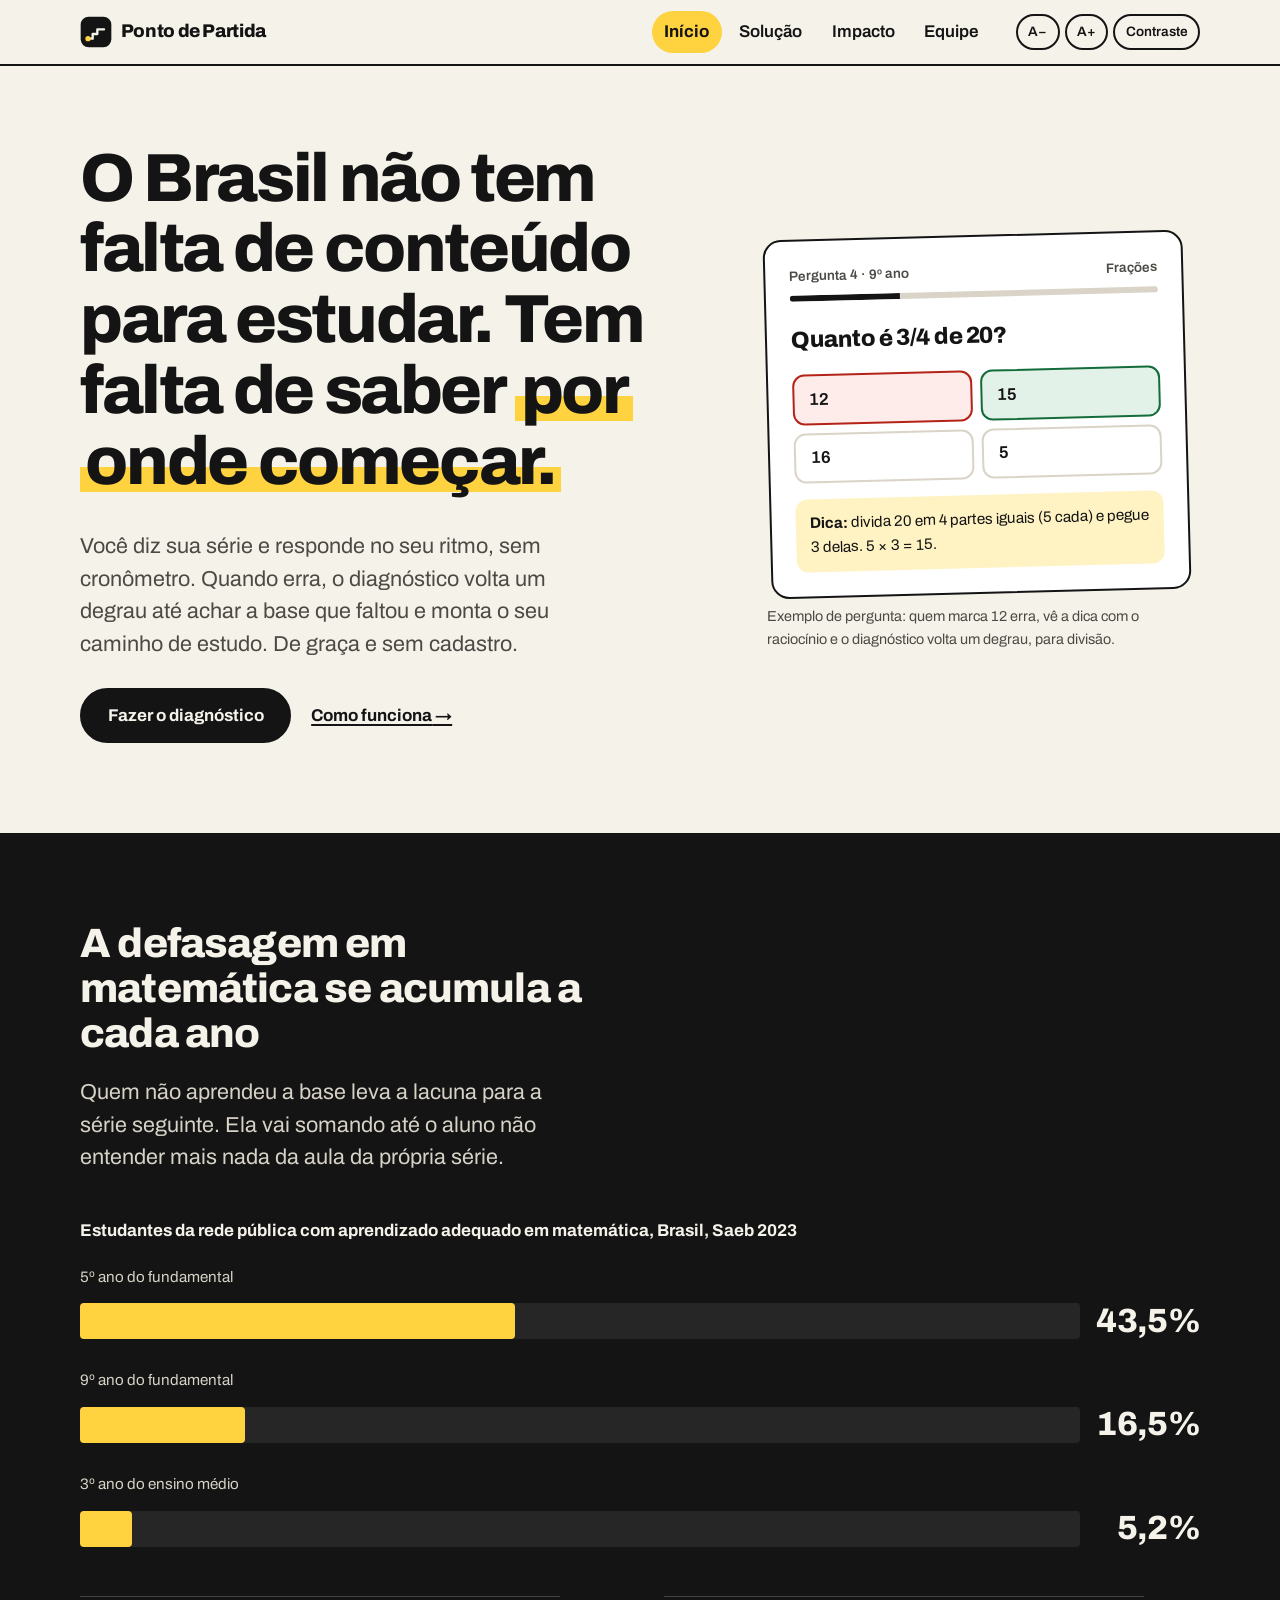
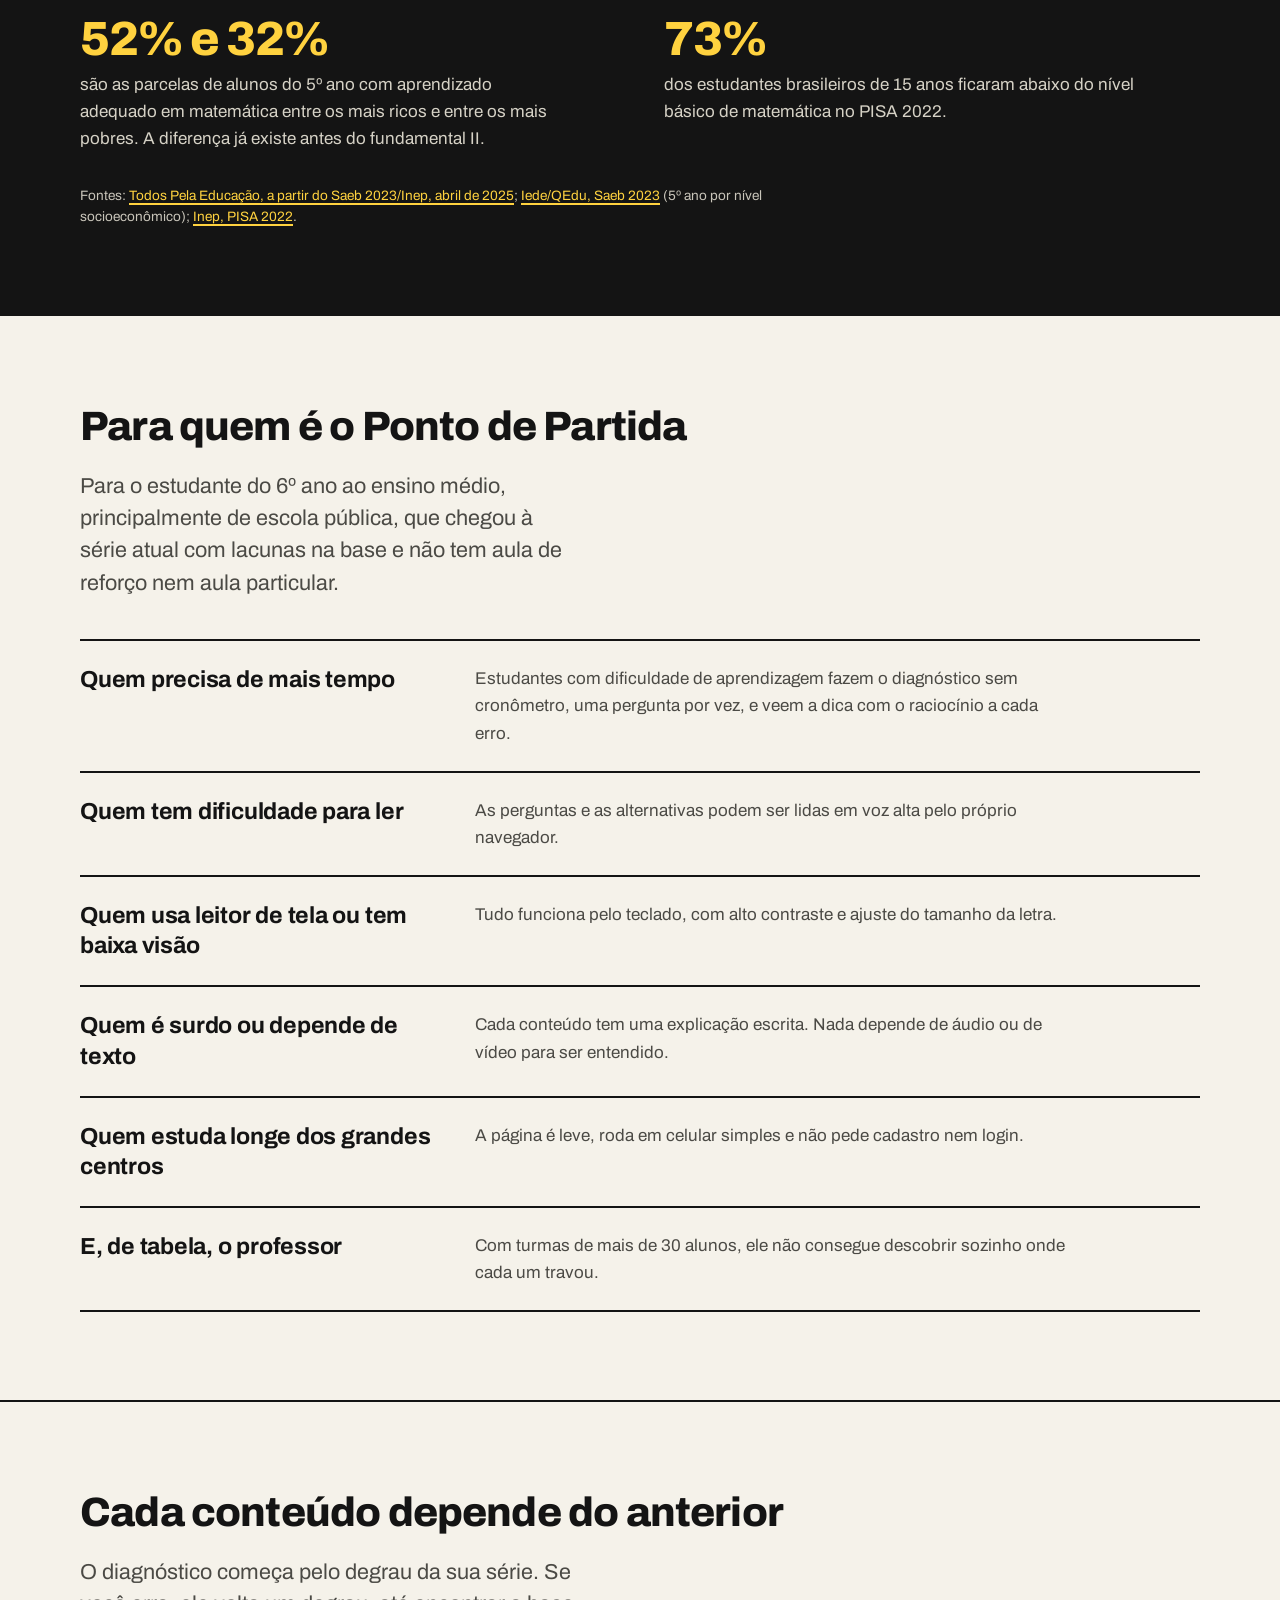
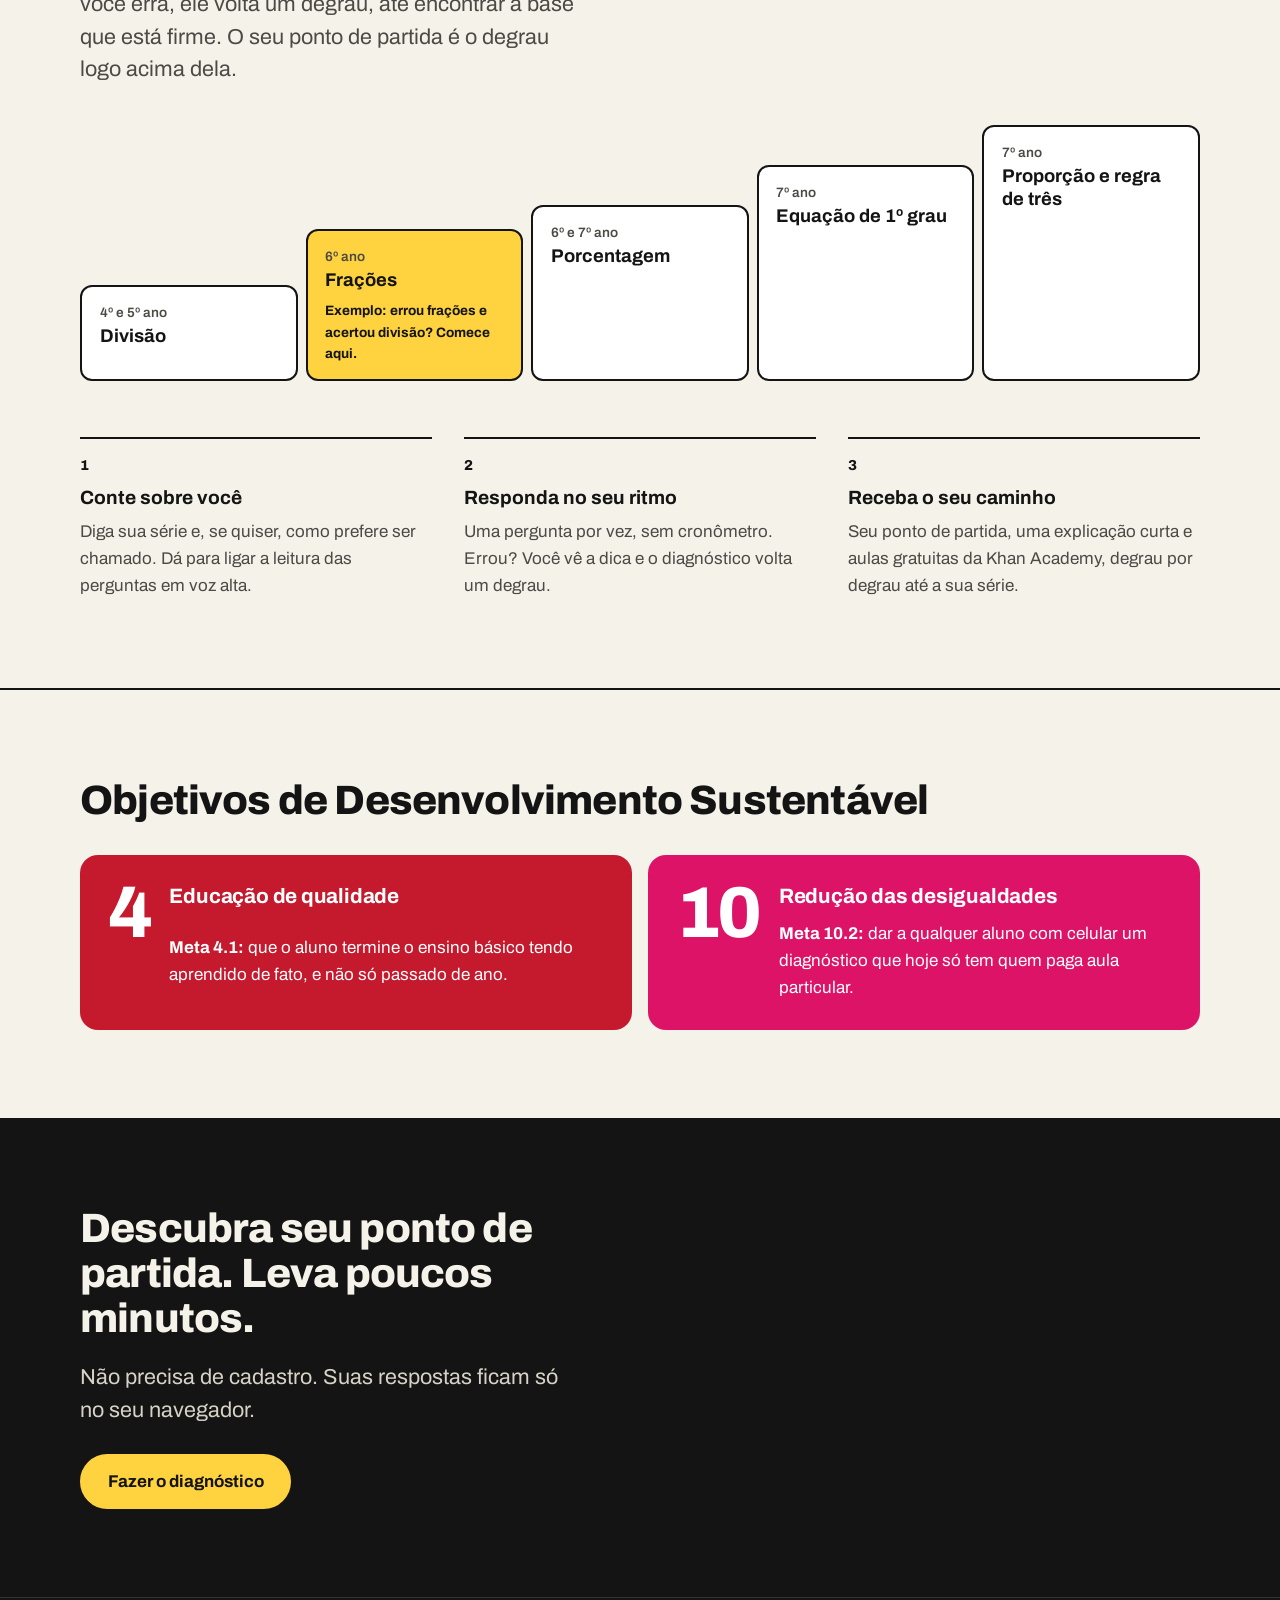
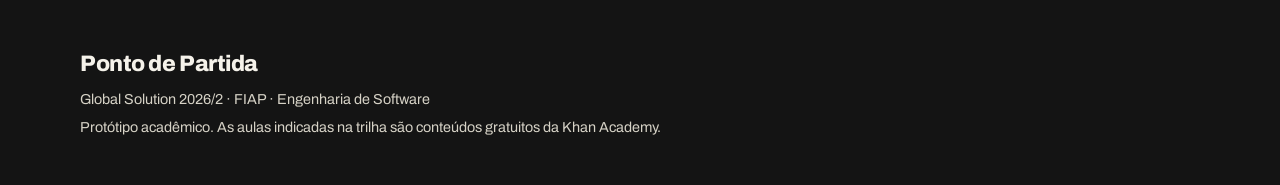
<file: index.html>
<!DOCTYPE html>
<html lang="pt-BR">
<head>
  <meta charset="UTF-8">
  <meta name="viewport" content="width=device-width, initial-scale=1.0">
  <meta name="description" content="Ponto de Partida: diagnóstico gratuito que mostra por onde começar a estudar matemática.">
  <title>Ponto de Partida | Início</title>
  <link rel="icon" href="img/logo.svg" type="image/svg+xml">
  <link rel="preconnect" href="https://fonts.googleapis.com">
  <link rel="preconnect" href="https://fonts.gstatic.com" crossorigin>
  <link rel="stylesheet" href="https://fonts.googleapis.com/css2?family=Archivo:wght@400;500;600;700;800&display=swap">
  <link rel="stylesheet" href="css/style.css">
</head>
<body>
  <a class="pular" href="#conteudo">Pular para o conteúdo</a>

  <header class="topo">
    <div class="container topo__inner">
      <a class="logo" href="index.html">
        <img src="img/logo.svg" alt="" width="32" height="32">
        <span>Ponto de Partida</span>
      </a>
      <nav aria-label="Menu principal">
        <ul class="menu">
          <li><a href="index.html" aria-current="page">Início</a></li>
          <li><a href="solucao.html">Solução</a></li>
          <li><a href="impacto.html">Impacto</a></li>
          <li><a href="equipe.html">Equipe</a></li>
        </ul>
      </nav>
      <div class="acess" role="group" aria-label="Opções de acessibilidade">
        <button type="button" class="acess__btn" id="btn-fonte-menos" aria-label="Diminuir tamanho da fonte">A−</button>
        <button type="button" class="acess__btn" id="btn-fonte-mais" aria-label="Aumentar tamanho da fonte">A+</button>
        <button type="button" class="acess__btn" id="btn-contraste" aria-pressed="false" aria-label="Alto contraste">Contraste</button>
      </div>
    </div>
  </header>

  <main id="conteudo">
    <!-- HERO -->
    <section class="hero" aria-labelledby="titulo-hero">
      <div class="container hero__inner">
        <div>
          <h1 id="titulo-hero">O Brasil não tem falta de conteúdo para estudar. Tem falta de saber <mark>por onde começar.</mark></h1>
          <p class="lead">Você diz sua série e responde no seu ritmo, sem cronômetro. Quando erra, o diagnóstico volta um degrau até achar a base que faltou e monta o seu caminho de estudo. De graça e sem cadastro.</p>
          <div class="acoes">
            <a class="btn btn--primario" href="solucao.html">Fazer o diagnóstico</a>
            <a class="link-seta" href="#como-funciona">Como funciona</a>
          </div>
        </div>

        <!-- Uma questão de verdade do diagnóstico, no lugar de uma ilustração genérica -->
        <figure class="amostra">
          <div class="amostra__cartao" aria-hidden="true">
            <p class="amostra__topo"><span>Pergunta 4 · 9º ano</span><span>Frações</span></p>
            <div class="amostra__barra"><span></span></div>
            <p class="amostra__pergunta">Quanto é 3/4 de 20?</p>
            <ul class="amostra__opcoes">
              <li class="is-errada">12</li>
              <li class="is-certa">15</li>
              <li>16</li>
              <li>5</li>
            </ul>
            <p class="amostra__dica"><strong>Dica:</strong> divida 20 em 4 partes iguais (5 cada) e pegue 3 delas. 5 × 3 = 15.</p>
          </div>
          <figcaption>Exemplo de pergunta: quem marca 12 erra, vê a dica com o raciocínio e o diagnóstico volta um degrau, para divisão.</figcaption>
        </figure>
      </div>
    </section>

    <!-- O PROBLEMA EM DADOS -->
    <section class="faixa" aria-labelledby="titulo-dado">
      <div class="container">
        <h2 id="titulo-dado">A defasagem em matemática se acumula a cada ano</h2>
        <p class="lead">Quem não aprendeu a base leva a lacuna para a série seguinte. Ela vai somando até o aluno não entender mais nada da aula da própria série.</p>

        <figure class="queda">
          <figcaption class="queda__titulo">Estudantes da rede pública com aprendizado adequado em matemática, Brasil, Saeb 2023</figcaption>
          <ul class="queda__barras">
            <li class="queda__item--5ano">
              <span class="queda__rotulo">5º ano do fundamental</span>
              <span class="queda__trilho"><span class="queda__barra"></span></span>
              <span class="queda__valor">43,5%</span>
            </li>
            <li class="queda__item--9ano">
              <span class="queda__rotulo">9º ano do fundamental</span>
              <span class="queda__trilho"><span class="queda__barra"></span></span>
              <span class="queda__valor">16,5%</span>
            </li>
            <li class="queda__item--em">
              <span class="queda__rotulo">3º ano do ensino médio</span>
              <span class="queda__trilho"><span class="queda__barra"></span></span>
              <span class="queda__valor">5,2%</span>
            </li>
          </ul>
        </figure>

        <div class="fatos">
          <p class="fato"><strong>52% e 32%</strong> são as parcelas de alunos do 5º ano com aprendizado adequado em matemática entre os mais ricos e entre os mais pobres. A diferença já existe antes do fundamental II.</p>
          <p class="fato"><strong>73%</strong> dos estudantes brasileiros de 15 anos ficaram abaixo do nível básico de matemática no PISA 2022.</p>
        </div>

        <p class="fonte">Fontes: <a href="https://todospelaeducacao.org.br/wordpress/wp-content/uploads/2025/04/estudo-aprendizagem-na-educacao-basica-no-brasil-pos-pandemia-todos-pela-educacaodocx.pdf" target="_blank" rel="noopener">Todos Pela Educação, a partir do Saeb 2023/Inep, abril de 2025<span class="visualmente-oculto"> (abre em nova aba)</span></a>; <a href="https://portaliede.org.br/avaliacao/qedu-e-atualizado-com-os-dados-de-aprendizado-adequado-no-saeb-2023-confira" target="_blank" rel="noopener">Iede/QEdu, Saeb 2023<span class="visualmente-oculto"> (abre em nova aba)</span></a> (5º ano por nível socioeconômico); <a href="https://www.gov.br/inep/pt-br/areas-de-atuacao/avaliacao-e-exames-educacionais/pisa" target="_blank" rel="noopener">Inep, PISA 2022<span class="visualmente-oculto"> (abre em nova aba)</span></a>.</p>
      </div>
    </section>

    <!-- CIDADÃOS BENEFICIADOS -->
    <section class="secao" aria-labelledby="titulo-quem">
      <div class="container">
        <h2 id="titulo-quem">Para quem é o Ponto de Partida</h2>
        <p class="lead">Para o estudante do 6º ano ao ensino médio, principalmente de escola pública, que chegou à série atual com lacunas na base e não tem aula de reforço nem aula particular.</p>

        <div class="linhas">
          <article class="linha">
            <h3>Quem precisa de mais tempo</h3>
            <p>Estudantes com dificuldade de aprendizagem fazem o diagnóstico sem cronômetro, uma pergunta por vez, e veem a dica com o raciocínio a cada erro.</p>
          </article>
          <article class="linha">
            <h3>Quem tem dificuldade para ler</h3>
            <p>As perguntas e as alternativas podem ser lidas em voz alta pelo próprio navegador.</p>
          </article>
          <article class="linha">
            <h3>Quem usa leitor de tela ou tem baixa visão</h3>
            <p>Tudo funciona pelo teclado, com alto contraste e ajuste do tamanho da letra.</p>
          </article>
          <article class="linha">
            <h3>Quem é surdo ou depende de texto</h3>
            <p>Cada conteúdo tem uma explicação escrita. Nada depende de áudio ou de vídeo para ser entendido.</p>
          </article>
          <article class="linha">
            <h3>Quem estuda longe dos grandes centros</h3>
            <p>A página é leve, roda em celular simples e não pede cadastro nem login.</p>
          </article>
          <article class="linha">
            <h3>E, de tabela, o professor</h3>
            <p>Com turmas de mais de 30 alunos, ele não consegue descobrir sozinho onde cada um travou.</p>
          </article>
        </div>
      </div>
    </section>

    <!-- COMO FUNCIONA -->
    <section class="secao secao--borda" id="como-funciona" aria-labelledby="titulo-como">
      <div class="container">
        <h2 id="titulo-como">Cada conteúdo depende do anterior</h2>
        <p class="lead">O diagnóstico começa pelo degrau da sua série. Se você erra, ele volta um degrau, até encontrar a base que está firme. O seu ponto de partida é o degrau logo acima dela.</p>

        <ol class="escada" aria-label="Os cinco conteúdos do diagnóstico, do mais básico ao mais avançado">
          <li><span class="escada__serie">4º e 5º ano</span><strong>Divisão</strong></li>
          <li class="escada__partida"><span class="escada__serie">6º ano</span><strong>Frações</strong><span class="escada__tag">Exemplo: errou frações e acertou divisão? Comece aqui.</span></li>
          <li><span class="escada__serie">6º e 7º ano</span><strong>Porcentagem</strong></li>
          <li><span class="escada__serie">7º ano</span><strong>Equação de 1º grau</strong></li>
          <li><span class="escada__serie">7º ano</span><strong>Proporção e regra de três</strong></li>
        </ol>

        <ol class="passos">
          <li><strong>Conte sobre você</strong>Diga sua série e, se quiser, como prefere ser chamado. Dá para ligar a leitura das perguntas em voz alta.</li>
          <li><strong>Responda no seu ritmo</strong>Uma pergunta por vez, sem cronômetro. Errou? Você vê a dica e o diagnóstico volta um degrau.</li>
          <li><strong>Receba o seu caminho</strong>Seu ponto de partida, uma explicação curta e aulas gratuitas da Khan Academy, degrau por degrau até a sua série.</li>
        </ol>
      </div>
    </section>

    <!-- ODS -->
    <section class="secao secao--borda" aria-labelledby="titulo-ods">
      <div class="container">
        <h2 id="titulo-ods">Objetivos de Desenvolvimento Sustentável</h2>
        <div class="ods-grade">
          <article class="ods ods--4">
            <p class="ods__numero" aria-hidden="true">4</p>
            <h3>Educação de qualidade</h3>
            <p><strong>Meta 4.1:</strong> que o aluno termine o ensino básico tendo aprendido de fato, e não só passado de ano.</p>
          </article>
          <article class="ods ods--10">
            <p class="ods__numero" aria-hidden="true">10</p>
            <h3>Redução das desigualdades</h3>
            <p><strong>Meta 10.2:</strong> dar a qualquer aluno com celular um diagnóstico que hoje só tem quem paga aula particular.</p>
          </article>
        </div>
      </div>
    </section>

    <!-- CHAMADA -->
    <section class="faixa" aria-labelledby="titulo-chamada">
      <div class="container chamada">
        <h2 id="titulo-chamada">Descubra seu ponto de partida. Leva poucos minutos.</h2>
        <p class="lead">Não precisa de cadastro. Suas respostas ficam só no seu navegador.</p>
        <div class="acoes">
          <a class="btn btn--primario" href="solucao.html">Fazer o diagnóstico</a>
        </div>
      </div>
    </section>
  </main>

  <footer class="rodape">
    <div class="container">
      <p class="rodape__marca">Ponto de Partida</p>
      <p>Global Solution 2026/2 · FIAP · Engenharia de Software</p>
      <p>Protótipo acadêmico. As aulas indicadas na trilha são conteúdos gratuitos da Khan Academy.</p>
    </div>
  </footer>

  <script src="js/acessibilidade.js"></script>
</body>
</html>
</file>
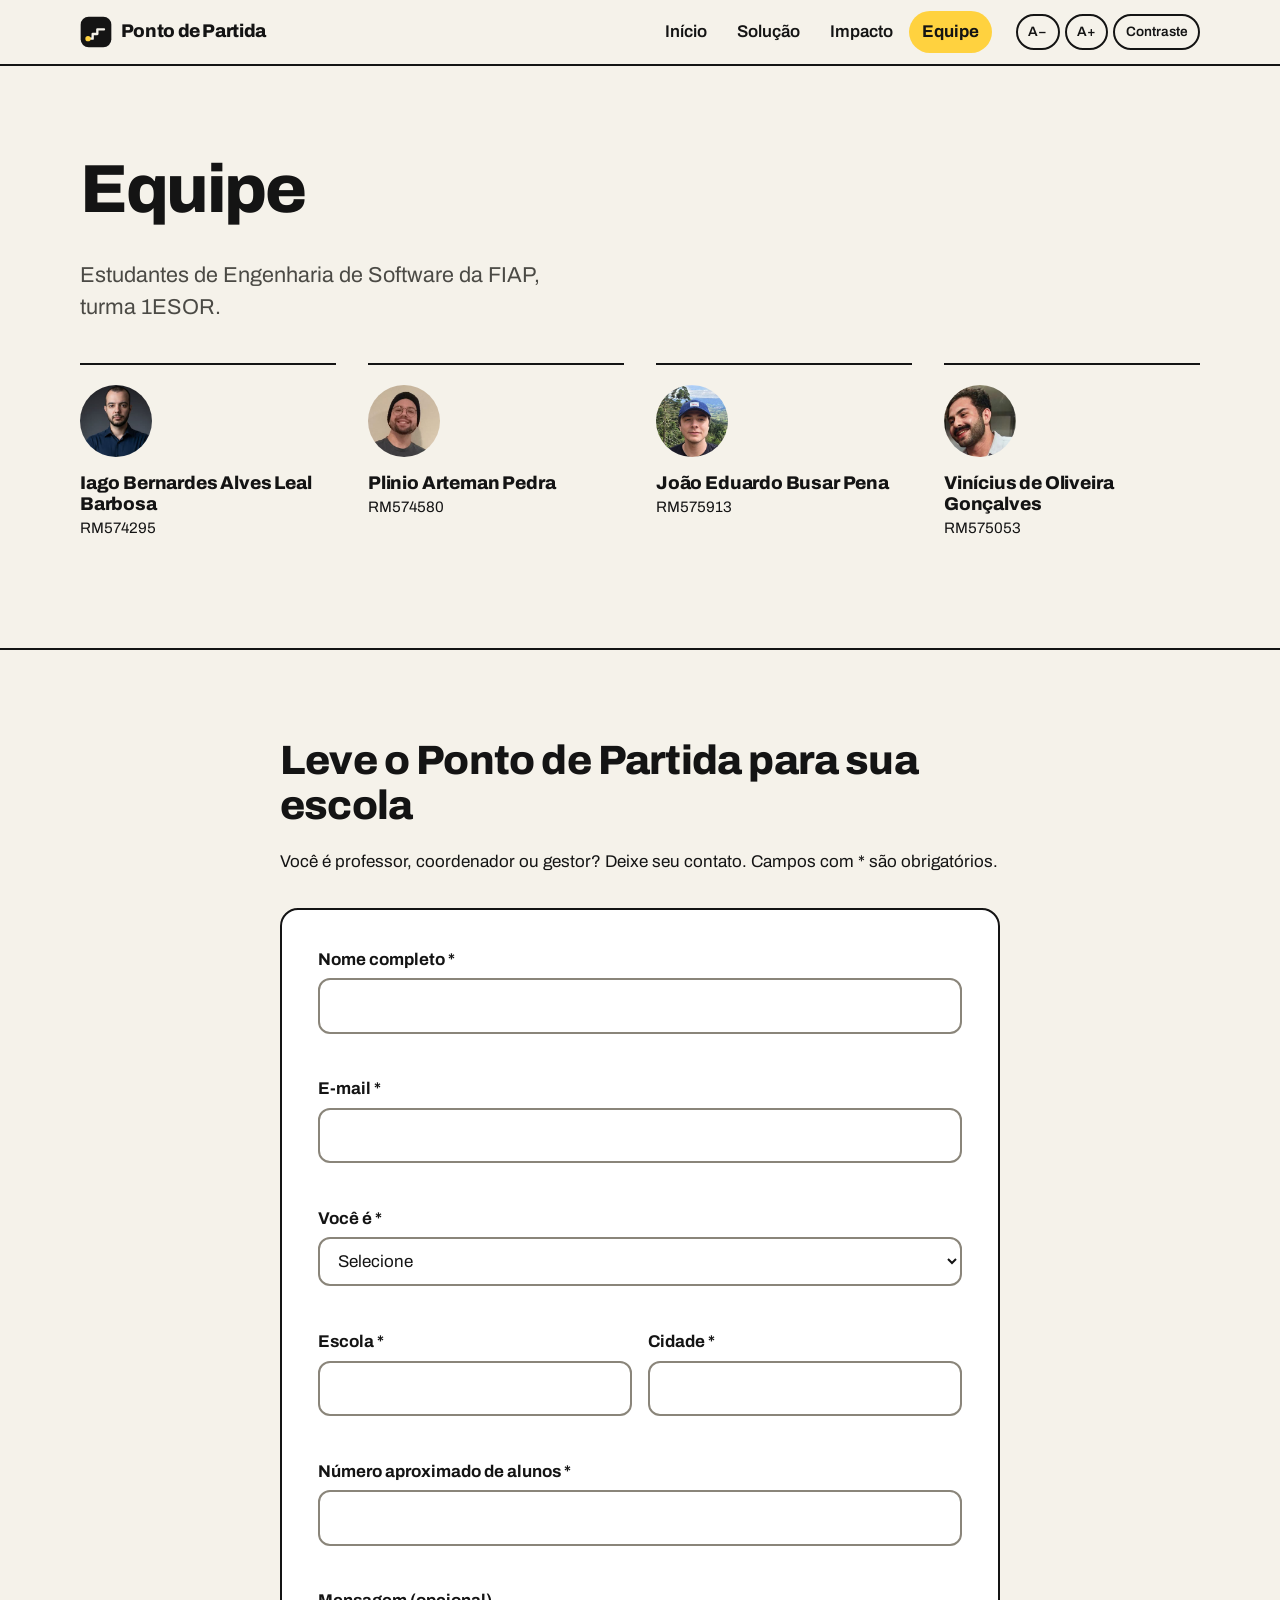
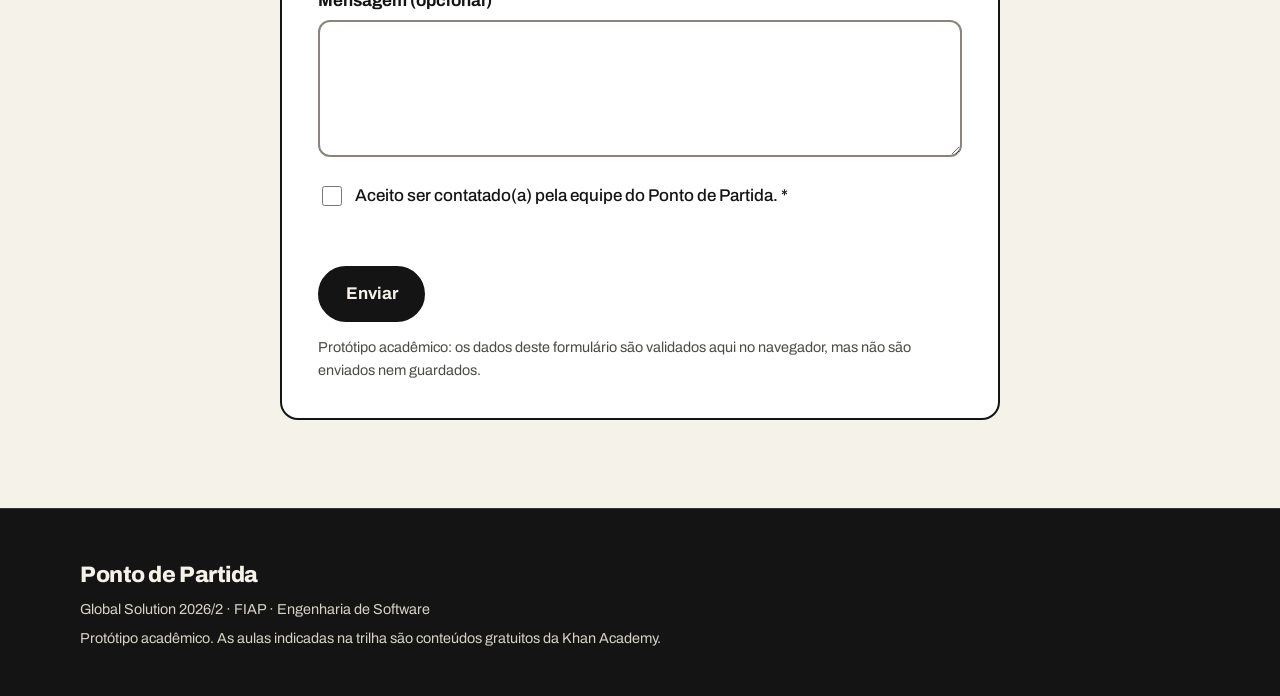
<file: equipe.html>
<!DOCTYPE html>
<html lang="pt-BR">
<head>
  <meta charset="UTF-8">
  <meta name="viewport" content="width=device-width, initial-scale=1.0">
  <meta name="description" content="Conheça a equipe do Ponto de Partida e leve o diagnóstico para a sua escola.">
  <title>Ponto de Partida | Equipe</title>
  <link rel="icon" href="img/logo.svg" type="image/svg+xml">
  <link rel="preconnect" href="https://fonts.googleapis.com">
  <link rel="preconnect" href="https://fonts.gstatic.com" crossorigin>
  <link rel="stylesheet" href="https://fonts.googleapis.com/css2?family=Archivo:wght@400;500;600;700;800&display=swap">
  <link rel="stylesheet" href="css/style.css">
</head>
<body>
  <a class="pular" href="#conteudo">Pular para o conteúdo</a>

  <header class="topo">
    <div class="container topo__inner">
      <a class="logo" href="index.html">
        <img src="img/logo.svg" alt="" width="32" height="32">
        <span>Ponto de Partida</span>
      </a>
      <nav aria-label="Menu principal">
        <ul class="menu">
          <li><a href="index.html">Início</a></li>
          <li><a href="solucao.html">Solução</a></li>
          <li><a href="impacto.html">Impacto</a></li>
          <li><a href="equipe.html" aria-current="page">Equipe</a></li>
        </ul>
      </nav>
      <div class="acess" role="group" aria-label="Opções de acessibilidade">
        <button type="button" class="acess__btn" id="btn-fonte-menos" aria-label="Diminuir tamanho da fonte">A−</button>
        <button type="button" class="acess__btn" id="btn-fonte-mais" aria-label="Aumentar tamanho da fonte">A+</button>
        <button type="button" class="acess__btn" id="btn-contraste" aria-pressed="false" aria-label="Alto contraste">Contraste</button>
      </div>
    </div>
  </header>

  <main id="conteudo">
    <section class="secao" aria-labelledby="titulo-equipe">
      <div class="container">
        <h1 id="titulo-equipe">Equipe</h1>
        <p class="lead">Estudantes de Engenharia de Software da FIAP, turma 1ESOR.</p>

        <ul class="grade grade--4 equipe">
          <li class="membro">
            <img src="img/iago.jpg" alt="Foto de Iago Bernardes Alves Leal Barbosa" width="72" height="72">
            <div>
              <h2>Iago Bernardes Alves Leal Barbosa</h2>
              <p>RM574295</p>
            </div>
          </li>
          <li class="membro">
            <img src="img/plinio.jpg" alt="Foto de Plinio Arteman Pedra" width="72" height="72">
            <div>
              <h2>Plinio Arteman Pedra</h2>
              <p>RM574580</p>
            </div>
          </li>
          <li class="membro">
            <img src="img/joao.jpg" alt="Foto de João Eduardo Busar Pena" width="72" height="72">
            <div>
              <h2>João Eduardo Busar Pena</h2>
              <p>RM575913</p>
            </div>
          </li>
          <li class="membro">
            <img src="img/vinicius.jpg" alt="Foto de Vinícius de Oliveira Gonçalves" width="72" height="72">
            <div>
              <h2>Vinícius de Oliveira Gonçalves</h2>
              <p>RM575053</p>
            </div>
          </li>
        </ul>
      </div>
    </section>

    <section class="secao secao--borda" aria-labelledby="titulo-form">
      <div class="container container--estreito">
        <h2 id="titulo-form">Leve o Ponto de Partida para sua escola</h2>
        <p>Você é professor, coordenador ou gestor? Deixe seu contato. Campos com <span aria-hidden="true">*</span><span class="visualmente-oculto">asterisco</span> são obrigatórios.</p>

        <form id="form-escola" class="formulario painel" novalidate>
          <div class="campo">
            <label for="nome">Nome completo <span aria-hidden="true">*</span></label>
            <input type="text" id="nome" name="nome" autocomplete="name" maxlength="120" aria-describedby="erro-nome" required>
            <p class="erro-campo" id="erro-nome"></p>
          </div>

          <div class="campo">
            <label for="email">E-mail <span aria-hidden="true">*</span></label>
            <input type="email" id="email" name="email" autocomplete="email" maxlength="160" aria-describedby="erro-email" required>
            <p class="erro-campo" id="erro-email"></p>
          </div>

          <div class="campo">
            <label for="perfil">Você é <span aria-hidden="true">*</span></label>
            <select id="perfil" name="perfil" aria-describedby="erro-perfil" required>
              <option value="">Selecione</option>
              <option value="professor">Professor(a)</option>
              <option value="coordenacao">Coordenação pedagógica</option>
              <option value="gestao">Direção ou secretaria de educação</option>
              <option value="outro">Outro</option>
            </select>
            <p class="erro-campo" id="erro-perfil"></p>
          </div>

          <div class="grade grade--2 grade--compacta">
            <div class="campo">
              <label for="escola">Escola <span aria-hidden="true">*</span></label>
              <input type="text" id="escola" name="escola" maxlength="160" aria-describedby="erro-escola" required>
              <p class="erro-campo" id="erro-escola"></p>
            </div>
            <div class="campo">
              <label for="cidade">Cidade <span aria-hidden="true">*</span></label>
              <input type="text" id="cidade" name="cidade" autocomplete="address-level2" maxlength="120" aria-describedby="erro-cidade" required>
              <p class="erro-campo" id="erro-cidade"></p>
            </div>
          </div>

          <div class="campo">
            <label for="alunos">Número aproximado de alunos <span aria-hidden="true">*</span></label>
            <input type="number" id="alunos" name="alunos" min="1" max="100000" step="1" inputmode="numeric" aria-describedby="erro-alunos" required>
            <p class="erro-campo" id="erro-alunos"></p>
          </div>

          <div class="campo">
            <label for="mensagem">Mensagem (opcional)</label>
            <textarea id="mensagem" name="mensagem" rows="4" maxlength="1000"></textarea>
          </div>

          <div class="campo campo--check">
            <input type="checkbox" id="aceite" name="aceite" aria-describedby="erro-aceite" required>
            <label for="aceite">Aceito ser contatado(a) pela equipe do Ponto de Partida. <span aria-hidden="true">*</span></label>
            <p class="erro-campo" id="erro-aceite"></p>
          </div>

          <button type="submit" class="btn btn--primario">Enviar</button>
          <p class="nota">Protótipo acadêmico: os dados deste formulário são validados aqui no navegador, mas não são enviados nem guardados.</p>

          <div id="mensagem-form" class="mensagem-form" role="status" aria-live="polite" tabindex="-1" hidden></div>
        </form>
      </div>
    </section>
  </main>

  <footer class="rodape">
    <div class="container">
      <p class="rodape__marca">Ponto de Partida</p>
      <p>Global Solution 2026/2 · FIAP · Engenharia de Software</p>
      <p>Protótipo acadêmico. As aulas indicadas na trilha são conteúdos gratuitos da Khan Academy.</p>
    </div>
  </footer>

  <script src="js/acessibilidade.js"></script>
  <script src="js/formulario.js"></script>
</body>
</html>
</file>
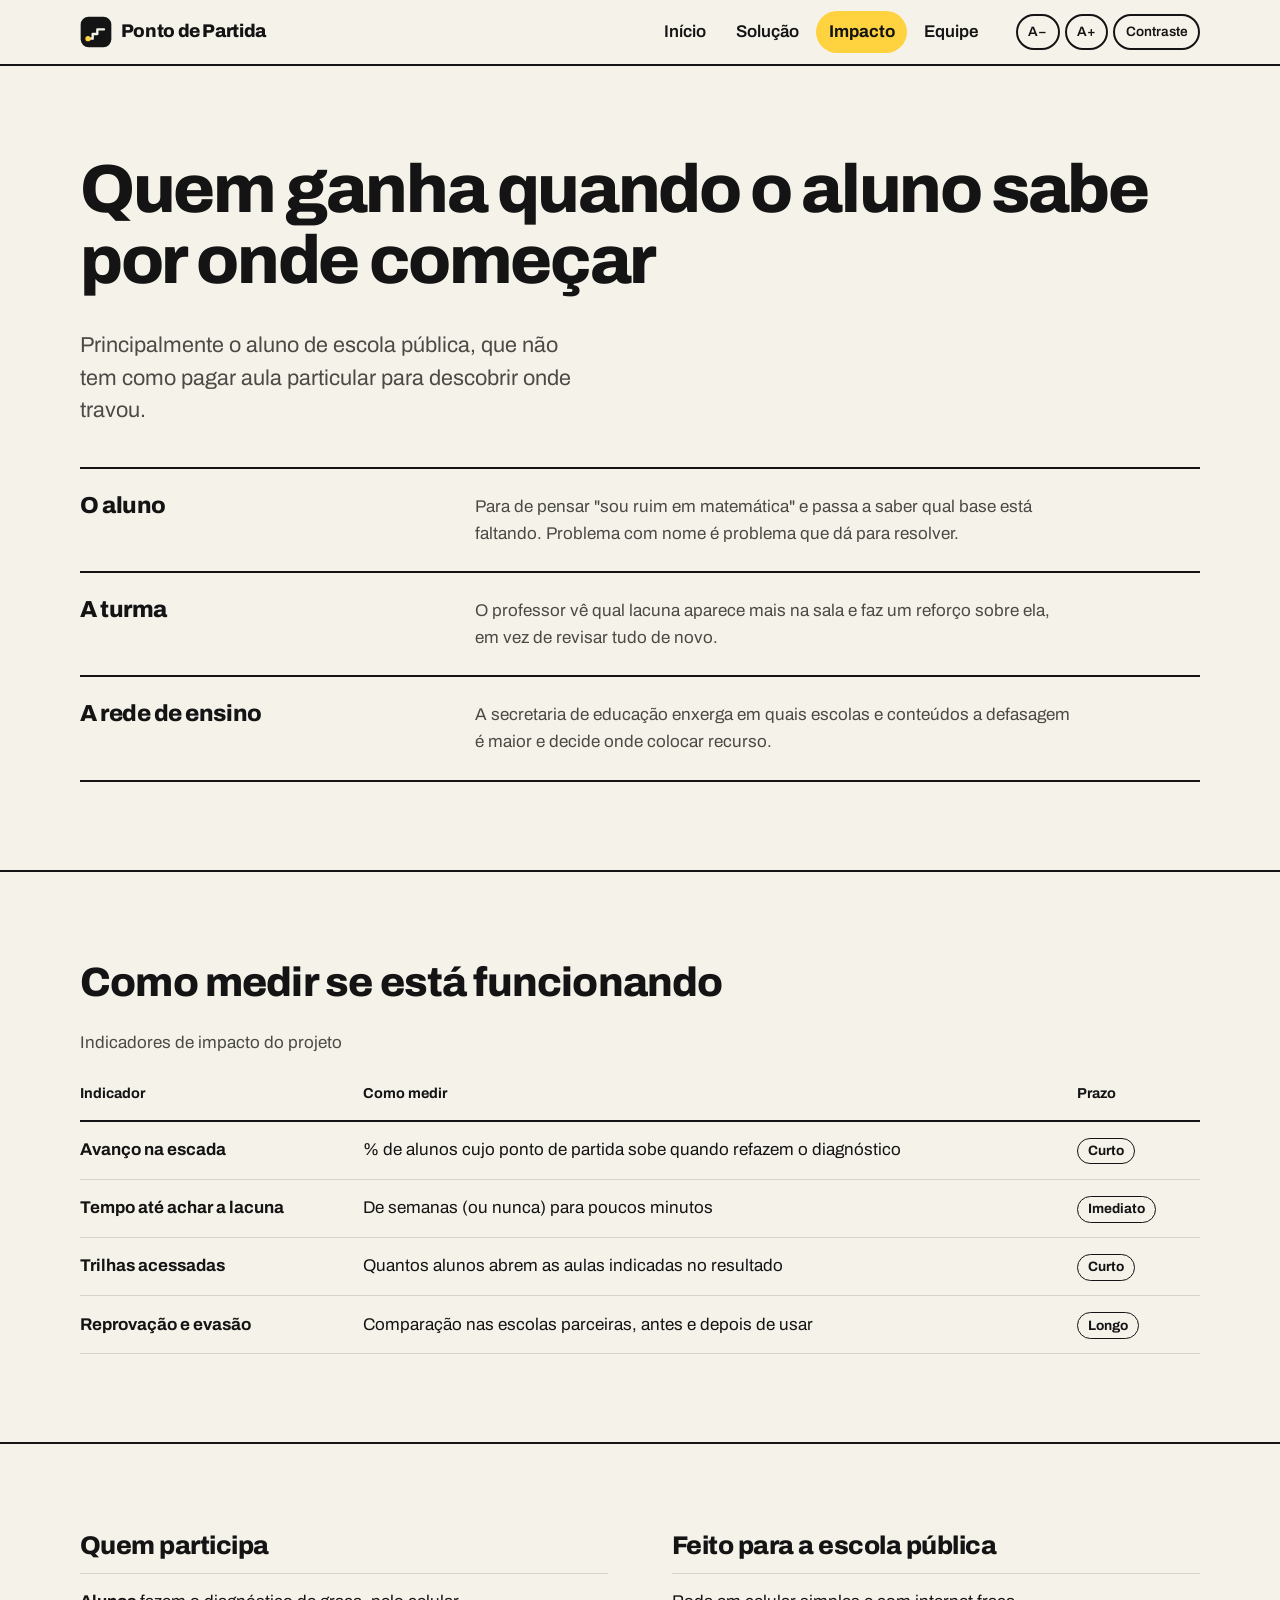
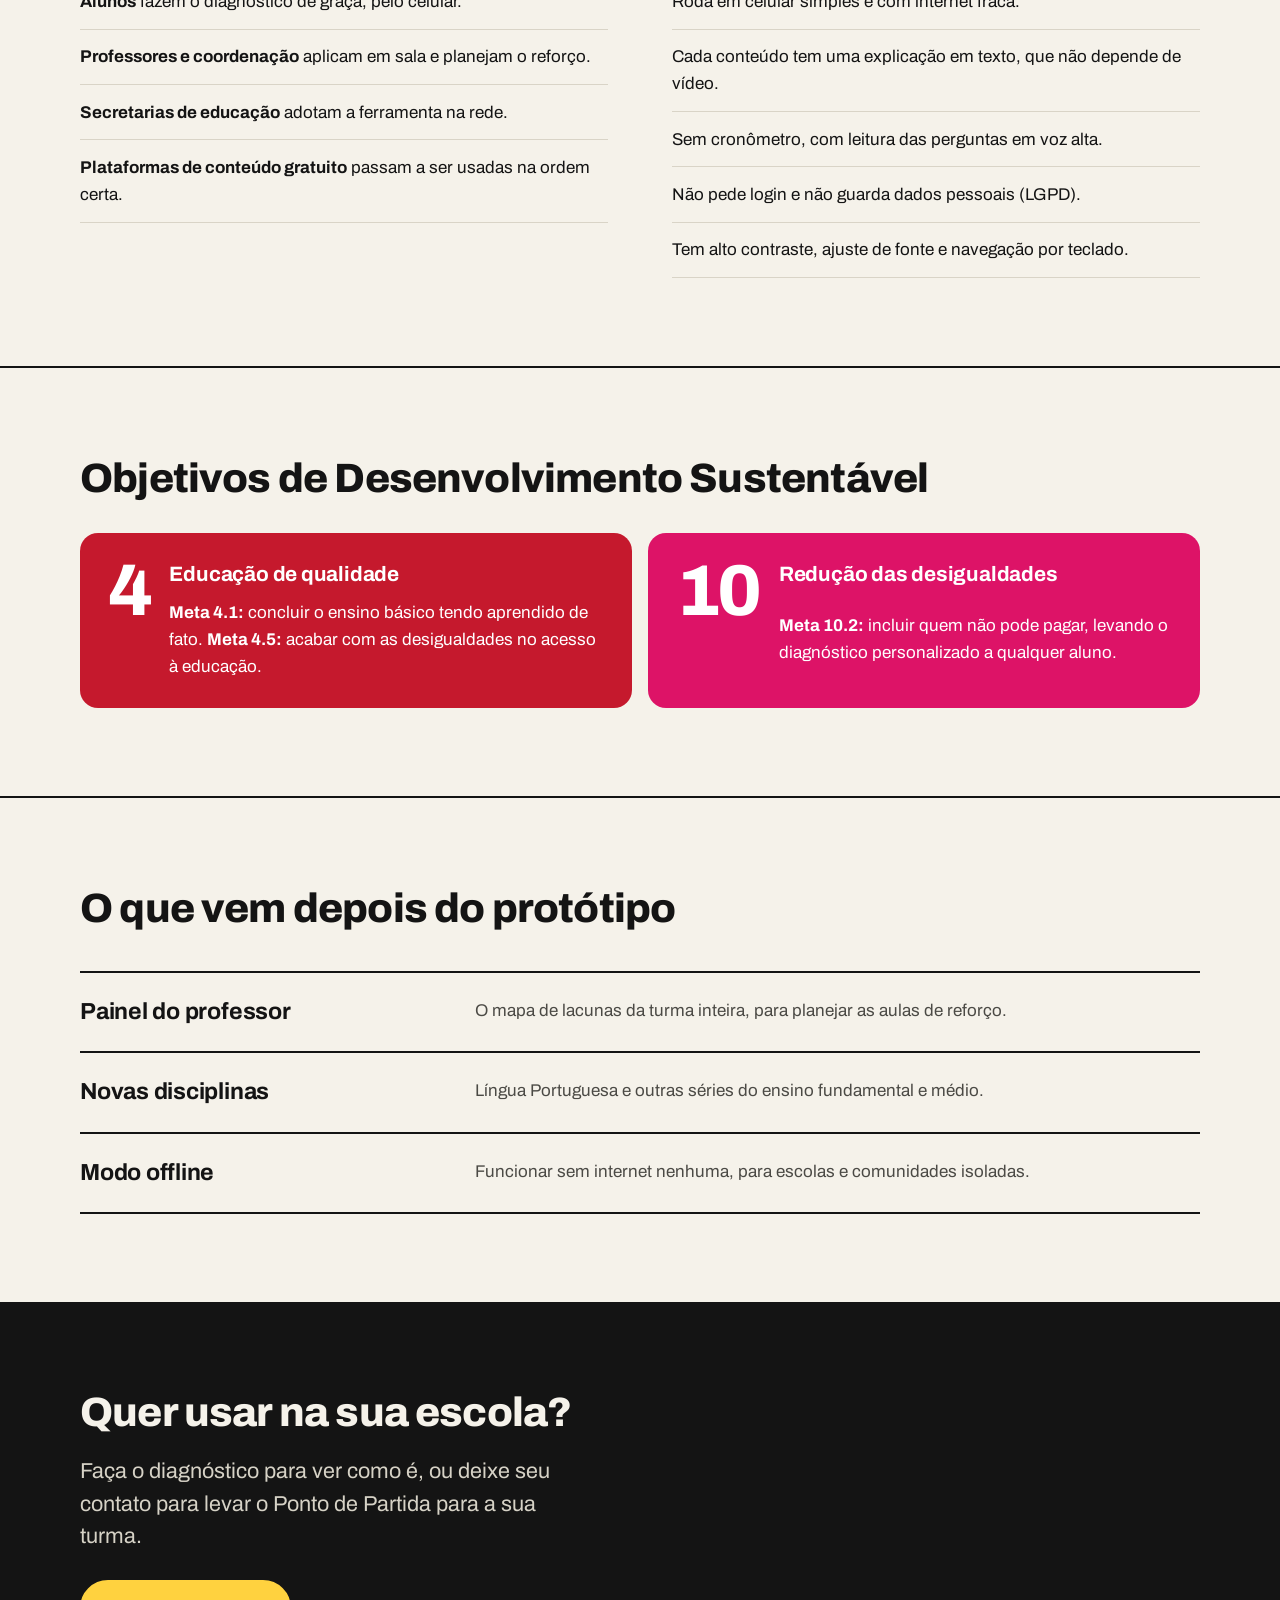
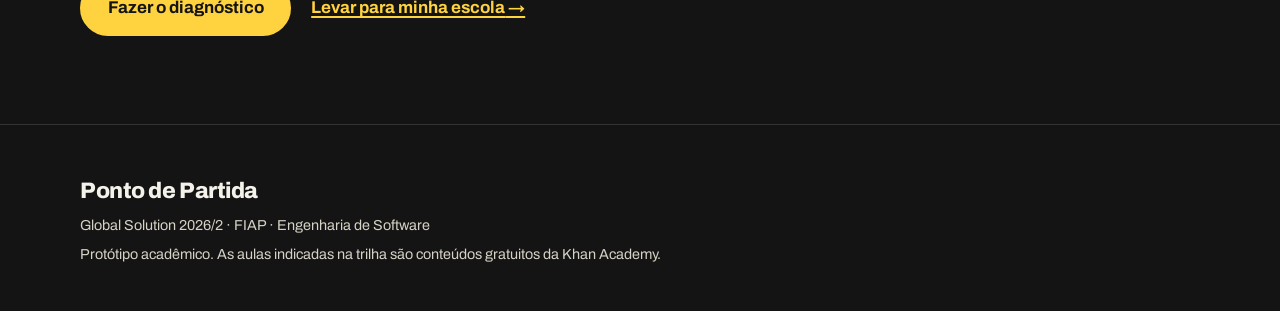
<file: impacto.html>
<!DOCTYPE html>
<html lang="pt-BR">
<head>
  <meta charset="UTF-8">
  <meta name="viewport" content="width=device-width, initial-scale=1.0">
  <meta name="description" content="O impacto do Ponto de Partida para alunos, escolas e redes de ensino.">
  <title>Ponto de Partida | Impacto</title>
  <link rel="icon" href="img/logo.svg" type="image/svg+xml">
  <link rel="preconnect" href="https://fonts.googleapis.com">
  <link rel="preconnect" href="https://fonts.gstatic.com" crossorigin>
  <link rel="stylesheet" href="https://fonts.googleapis.com/css2?family=Archivo:wght@400;500;600;700;800&display=swap">
  <link rel="stylesheet" href="css/style.css">
</head>
<body>
  <a class="pular" href="#conteudo">Pular para o conteúdo</a>

  <header class="topo">
    <div class="container topo__inner">
      <a class="logo" href="index.html">
        <img src="img/logo.svg" alt="" width="32" height="32">
        <span>Ponto de Partida</span>
      </a>
      <nav aria-label="Menu principal">
        <ul class="menu">
          <li><a href="index.html">Início</a></li>
          <li><a href="solucao.html">Solução</a></li>
          <li><a href="impacto.html" aria-current="page">Impacto</a></li>
          <li><a href="equipe.html">Equipe</a></li>
        </ul>
      </nav>
      <div class="acess" role="group" aria-label="Opções de acessibilidade">
        <button type="button" class="acess__btn" id="btn-fonte-menos" aria-label="Diminuir tamanho da fonte">A−</button>
        <button type="button" class="acess__btn" id="btn-fonte-mais" aria-label="Aumentar tamanho da fonte">A+</button>
        <button type="button" class="acess__btn" id="btn-contraste" aria-pressed="false" aria-label="Alto contraste">Contraste</button>
      </div>
    </div>
  </header>

  <main id="conteudo">
    <section class="secao" aria-labelledby="titulo-impacto">
      <div class="container">
        <h1 id="titulo-impacto">Quem ganha quando o aluno sabe por onde começar</h1>
        <p class="lead">Principalmente o aluno de escola pública, que não tem como pagar aula particular para descobrir onde travou.</p>

        <div class="linhas">
          <article class="linha">
            <h2>O aluno</h2>
            <p>Para de pensar "sou ruim em matemática" e passa a saber qual base está faltando. Problema com nome é problema que dá para resolver.</p>
          </article>
          <article class="linha">
            <h2>A turma</h2>
            <p>O professor vê qual lacuna aparece mais na sala e faz um reforço sobre ela, em vez de revisar tudo de novo.</p>
          </article>
          <article class="linha">
            <h2>A rede de ensino</h2>
            <p>A secretaria de educação enxerga em quais escolas e conteúdos a defasagem é maior e decide onde colocar recurso.</p>
          </article>
        </div>
      </div>
    </section>

    <section class="secao secao--borda" aria-labelledby="titulo-indicadores">
      <div class="container">
        <h2 id="titulo-indicadores">Como medir se está funcionando</h2>
        <div class="tabela-rolagem">
          <table class="tabela">
            <caption>Indicadores de impacto do projeto</caption>
            <thead>
              <tr>
                <th scope="col">Indicador</th>
                <th scope="col">Como medir</th>
                <th scope="col">Prazo</th>
              </tr>
            </thead>
            <tbody>
              <tr>
                <td>Avanço na escada</td>
                <td>% de alunos cujo ponto de partida sobe quando refazem o diagnóstico</td>
                <td><span class="prazo">Curto</span></td>
              </tr>
              <tr>
                <td>Tempo até achar a lacuna</td>
                <td>De semanas (ou nunca) para poucos minutos</td>
                <td><span class="prazo">Imediato</span></td>
              </tr>
              <tr>
                <td>Trilhas acessadas</td>
                <td>Quantos alunos abrem as aulas indicadas no resultado</td>
                <td><span class="prazo">Curto</span></td>
              </tr>
              <tr>
                <td>Reprovação e evasão</td>
                <td>Comparação nas escolas parceiras, antes e depois de usar</td>
                <td><span class="prazo">Longo</span></td>
              </tr>
            </tbody>
          </table>
        </div>
      </div>
    </section>

    <section class="secao secao--borda" aria-labelledby="titulo-ecossistema">
      <div class="container colunas">
        <div>
          <h2 id="titulo-ecossistema">Quem participa</h2>
          <ul class="lista">
            <li><strong>Alunos</strong> fazem o diagnóstico de graça, pelo celular.</li>
            <li><strong>Professores e coordenação</strong> aplicam em sala e planejam o reforço.</li>
            <li><strong>Secretarias de educação</strong> adotam a ferramenta na rede.</li>
            <li><strong>Plataformas de conteúdo gratuito</strong> passam a ser usadas na ordem certa.</li>
          </ul>
        </div>
        <div>
          <h2>Feito para a escola pública</h2>
          <ul class="lista">
            <li>Roda em celular simples e com internet fraca.</li>
            <li>Cada conteúdo tem uma explicação em texto, que não depende de vídeo.</li>
            <li>Sem cronômetro, com leitura das perguntas em voz alta.</li>
            <li>Não pede login e não guarda dados pessoais (LGPD).</li>
            <li>Tem alto contraste, ajuste de fonte e navegação por teclado.</li>
          </ul>
        </div>
      </div>
    </section>

    <section class="secao secao--borda" aria-labelledby="titulo-ods-metas">
      <div class="container">
        <h2 id="titulo-ods-metas">Objetivos de Desenvolvimento Sustentável</h2>
        <div class="ods-grade">
          <article class="ods ods--4">
            <p class="ods__numero" aria-hidden="true">4</p>
            <h3>Educação de qualidade</h3>
            <p><strong>Meta 4.1:</strong> concluir o ensino básico tendo aprendido de fato. <strong>Meta 4.5:</strong> acabar com as desigualdades no acesso à educação.</p>
          </article>
          <article class="ods ods--10">
            <p class="ods__numero" aria-hidden="true">10</p>
            <h3>Redução das desigualdades</h3>
            <p><strong>Meta 10.2:</strong> incluir quem não pode pagar, levando o diagnóstico personalizado a qualquer aluno.</p>
          </article>
        </div>
      </div>
    </section>

    <section class="secao secao--borda" aria-labelledby="titulo-proximos">
      <div class="container">
        <h2 id="titulo-proximos">O que vem depois do protótipo</h2>
        <div class="linhas">
          <article class="linha">
            <h3>Painel do professor</h3>
            <p>O mapa de lacunas da turma inteira, para planejar as aulas de reforço.</p>
          </article>
          <article class="linha">
            <h3>Novas disciplinas</h3>
            <p>Língua Portuguesa e outras séries do ensino fundamental e médio.</p>
          </article>
          <article class="linha">
            <h3>Modo offline</h3>
            <p>Funcionar sem internet nenhuma, para escolas e comunidades isoladas.</p>
          </article>
        </div>
      </div>
    </section>

    <section class="faixa" aria-labelledby="titulo-chamada">
      <div class="container chamada">
        <h2 id="titulo-chamada">Quer usar na sua escola?</h2>
        <p class="lead">Faça o diagnóstico para ver como é, ou deixe seu contato para levar o Ponto de Partida para a sua turma.</p>
        <div class="acoes">
          <a class="btn btn--primario" href="solucao.html">Fazer o diagnóstico</a>
          <a class="link-seta" href="equipe.html#titulo-form">Levar para minha escola</a>
        </div>
      </div>
    </section>
  </main>

  <footer class="rodape">
    <div class="container">
      <p class="rodape__marca">Ponto de Partida</p>
      <p>Global Solution 2026/2 · FIAP · Engenharia de Software</p>
      <p>Protótipo acadêmico. As aulas indicadas na trilha são conteúdos gratuitos da Khan Academy.</p>
    </div>
  </footer>

  <script src="js/acessibilidade.js"></script>
</body>
</html>
</file>
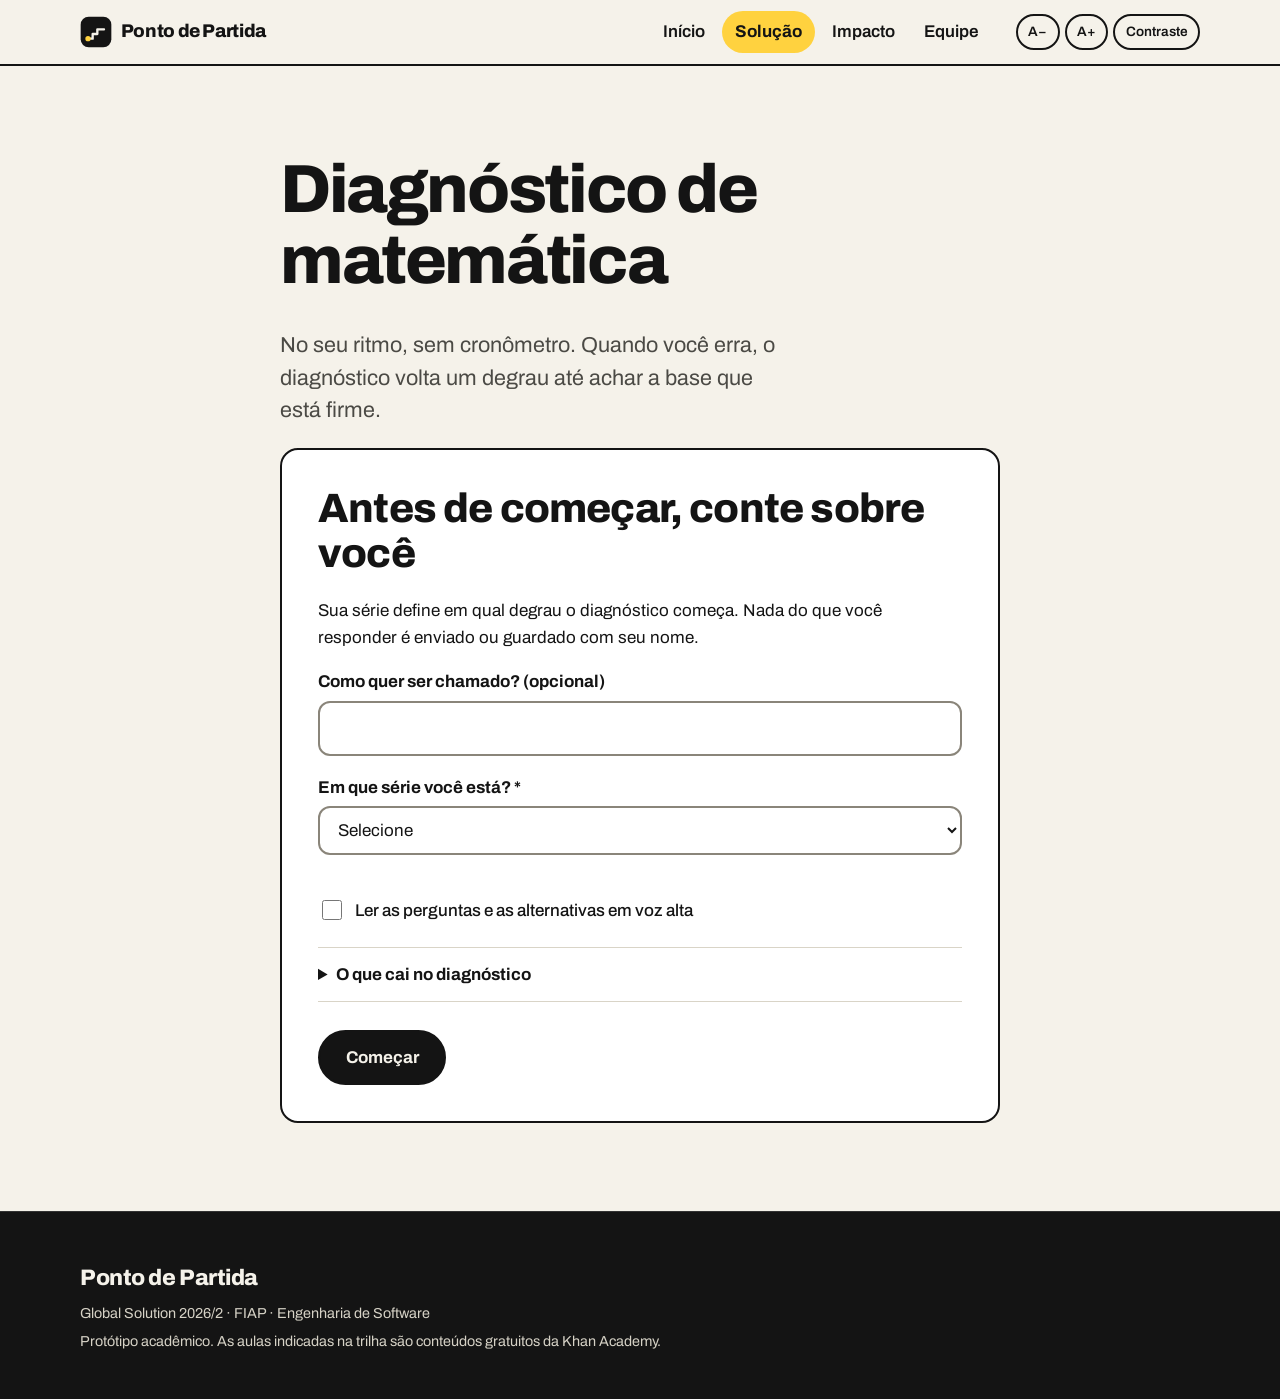
<file: solucao.html>
<!DOCTYPE html>
<html lang="pt-BR">
<head>
  <meta charset="UTF-8">
  <meta name="viewport" content="width=device-width, initial-scale=1.0">
  <meta name="description" content="Faça o diagnóstico de matemática e descubra seu ponto de partida.">
  <title>Ponto de Partida | Solução</title>
  <link rel="icon" href="img/logo.svg" type="image/svg+xml">
  <link rel="preconnect" href="https://fonts.googleapis.com">
  <link rel="preconnect" href="https://fonts.gstatic.com" crossorigin>
  <link rel="stylesheet" href="https://fonts.googleapis.com/css2?family=Archivo:wght@400;500;600;700;800&display=swap">
  <link rel="stylesheet" href="css/style.css">
</head>
<body>
  <a class="pular" href="#conteudo">Pular para o conteúdo</a>

  <header class="topo">
    <div class="container topo__inner">
      <a class="logo" href="index.html">
        <img src="img/logo.svg" alt="" width="32" height="32">
        <span>Ponto de Partida</span>
      </a>
      <nav aria-label="Menu principal">
        <ul class="menu">
          <li><a href="index.html">Início</a></li>
          <li><a href="solucao.html" aria-current="page">Solução</a></li>
          <li><a href="impacto.html">Impacto</a></li>
          <li><a href="equipe.html">Equipe</a></li>
        </ul>
      </nav>
      <div class="acess" role="group" aria-label="Opções de acessibilidade">
        <button type="button" class="acess__btn" id="btn-fonte-menos" aria-label="Diminuir tamanho da fonte">A−</button>
        <button type="button" class="acess__btn" id="btn-fonte-mais" aria-label="Aumentar tamanho da fonte">A+</button>
        <button type="button" class="acess__btn" id="btn-contraste" aria-pressed="false" aria-label="Alto contraste">Contraste</button>
      </div>
    </div>
  </header>

  <main id="conteudo">
    <section class="secao" aria-labelledby="titulo-solucao">
      <div class="container container--estreito">
        <h1 id="titulo-solucao">Diagnóstico de matemática</h1>
        <p class="lead">No seu ritmo, sem cronômetro. Quando você erra, o diagnóstico volta um degrau até achar a base que está firme.</p>

        <div class="painel">
          <!-- TELA 1: conte sobre você -->
          <div id="tela-inicio">
            <p id="ultimo-resultado" class="aviso" hidden></p>
            <h2>Antes de começar, conte sobre você</h2>
            <p>Sua série define em qual degrau o diagnóstico começa. Nada do que você responder é enviado ou guardado com seu nome.</p>

            <form id="form-perfil" novalidate>
              <div class="campo">
                <label for="apelido">Como quer ser chamado? (opcional)</label>
                <input type="text" id="apelido" name="apelido" autocomplete="given-name" maxlength="40">
              </div>

              <div class="campo">
                <label for="serie">Em que série você está? <span aria-hidden="true">*</span></label>
                <select id="serie" name="serie" aria-describedby="erro-serie" required>
                  <option value="">Selecione</option>
                  <option value="6">6º ano</option>
                  <option value="7">7º ano</option>
                  <option value="8">8º ano</option>
                  <option value="9">9º ano</option>
                  <option value="em">Ensino médio</option>
                </select>
                <p class="erro-campo" id="erro-serie"></p>
              </div>

              <div class="campo campo--check" id="campo-voz">
                <input type="checkbox" id="ler-voz" name="ler-voz">
                <label for="ler-voz">Ler as perguntas e as alternativas em voz alta</label>
              </div>

              <details class="detalhes">
                <summary>O que cai no diagnóstico</summary>
                <ol id="lista-habilidades" class="habilidades"></ol>
              </details>

              <button type="submit" class="btn btn--primario">Começar</button>
            </form>
          </div>

          <!-- TELA 2: pergunta -->
          <div id="tela-questao" hidden>
            <div class="progresso">
              <p id="numero-questao" tabindex="-1">Pergunta 1</p>
              <ol id="mapa-escada" class="mapa" aria-label="Em qual degrau você está"></ol>
            </div>

            <form id="form-questao" novalidate>
              <fieldset>
                <legend id="enunciado"></legend>
                <p class="etiqueta" id="etiqueta-habilidade"></p>
                <div id="opcoes" class="opcoes"></div>
              </fieldset>

              <p id="feedback" class="feedback" role="status" aria-live="polite"></p>

              <div class="acoes">
                <button type="submit" class="btn btn--primario" id="btn-responder">Responder</button>
                <button type="button" class="btn btn--primario" id="btn-proxima" hidden>Próxima pergunta</button>
                <button type="button" class="btn" id="btn-ouvir" hidden>Ouvir de novo</button>
              </div>
            </form>
          </div>

          <!-- TELA 3: resultado -->
          <div id="tela-resultado" hidden>
            <h2 id="titulo-resultado" tabindex="-1"></h2>
            <p id="texto-resultado"></p>
            <p id="comparacao" class="aviso" hidden></p>

            <h3>Como você foi em cada degrau</h3>
            <ul id="resumo" class="resumo"></ul>

            <section id="trilha" class="trilha" aria-labelledby="titulo-trilha">
              <h3 id="titulo-trilha">O que estudar agora</h3>
              <p id="explicacao" class="explicacao"></p>
              <ul id="links-trilha" class="links-trilha"></ul>

              <div id="bloco-caminho" hidden>
                <h3>Seu caminho até a sua série</h3>
                <ol id="caminho" class="caminho"></ol>
              </div>
            </section>

            <div class="acoes">
              <button type="button" class="btn btn--primario" id="btn-refazer">Refazer o diagnóstico</button>
              <button type="button" class="btn" id="btn-trocar-serie">Trocar a série</button>
            </div>
          </div>
        </div>
      </div>
    </section>
  </main>

  <footer class="rodape">
    <div class="container">
      <p class="rodape__marca">Ponto de Partida</p>
      <p>Global Solution 2026/2 · FIAP · Engenharia de Software</p>
      <p>Protótipo acadêmico. As aulas indicadas na trilha são conteúdos gratuitos da Khan Academy.</p>
    </div>
  </footer>

  <script src="js/acessibilidade.js"></script>
  <script src="js/diagnostico.js"></script>
</body>
</html>
</file>
<file: css/style.css>
/* =========================================================
   PONTO DE PARTIDA · style.css
   Identidade: caderno (papel + tinta) e marca-texto amarelo.
   Índice:
   1. Variáveis  2. Base  3. Layout  4. Cabeçalho e menu
   5. Componentes  6. Página Início  7. Página Solução
   8. Página Impacto  9. Página Equipe  10. Rodapé
   11. Alto contraste  12. Responsividade
   ========================================================= */

/* ===== 1. VARIÁVEIS ===== */
:root {
  --papel: #f5f2ea;
  --superficie: #ffffff;
  --tinta: #141414;
  --tinta-hover: #2e2e2e;
  --tinta-suave: #4b4a45;
  --linha: #d9d4c7;
  --linha-forte: #8a857a;
  --marca: #ffd23f;
  --marca-claro: #fff3c4;
  --marca-forte: #e0a800;
  --sucesso: #136c3a;
  --sucesso-fundo: #e3f2e8;
  --erro: #b42318;
  --erro-fundo: #fdecea;
  --foco: #2346d6;

  --fonte: "Archivo", "Segoe UI", Roboto, Arial, sans-serif;
  --raio: 12px;
  --raio-g: 18px;
}

/* Tamanhos de fonte controlados pelos botões A− / A+ */
html.fonte-p  { font-size: 87.5%; }
html.fonte-m  { font-size: 100%; }
html.fonte-g  { font-size: 112.5%; }
html.fonte-gg { font-size: 125%; }

/* ===== 2. BASE ===== */
*,
*::before,
*::after {
  box-sizing: border-box;
}

body {
  margin: 0;
  font-family: var(--fonte);
  font-size: 1.0625rem;
  line-height: 1.6;
  color: var(--tinta);
  background: var(--papel);
}

img {
  max-width: 100%;
  height: auto;
}

h1, h2, h3 {
  margin: 0 0 0.5em;
  font-weight: 800;
  letter-spacing: -0.02em;
}

h1 {
  font-size: clamp(2.25rem, 1.3rem + 3.8vw, 4.25rem);
  line-height: 1.04;
  letter-spacing: -0.035em;
}

h2 {
  font-size: clamp(1.65rem, 1.2rem + 1.7vw, 2.6rem);
  line-height: 1.1;
}

h3 {
  font-size: 1.2rem;
  line-height: 1.3;
  font-weight: 700;
  letter-spacing: -0.01em;
}

p { margin: 0 0 1em; }

a {
  color: var(--tinta);
  text-decoration-thickness: 2px;
  text-underline-offset: 0.2em;
}

a:hover { text-decoration-color: var(--marca-forte); }

/* Grifo de marca-texto */
mark {
  color: inherit;
  background: linear-gradient(transparent 58%, var(--marca) 58%, var(--marca) 92%, transparent 92%);
  padding: 0 0.08em;
  -webkit-box-decoration-break: clone;
  box-decoration-break: clone;
}

/* O atributo hidden sempre vence o CSS */
[hidden] { display: none !important; }

/* Foco bem visível para quem navega pelo teclado */
:focus-visible {
  outline: 3px solid var(--foco);
  outline-offset: 3px;
}

/* Títulos que recebem foco pelo JavaScript (tabindex="-1") não precisam de contorno */
[tabindex="-1"]:focus { outline: none; }

/* Texto lido só por leitores de tela */
.visualmente-oculto {
  position: absolute;
  width: 1px;
  height: 1px;
  overflow: hidden;
  clip: rect(0 0 0 0);
  white-space: nowrap;
}

/* Link "Pular para o conteúdo" aparece ao receber foco */
.pular {
  position: absolute;
  left: 1rem;
  top: -100px;
  padding: 0.6rem 1rem;
  background: var(--tinta);
  color: var(--papel);
  border-radius: 999px;
  font-weight: 700;
  z-index: 10;
}

.pular:focus { top: 1rem; }

/* ===== 3. LAYOUT ===== */
.container {
  width: 100%;
  max-width: 1160px;
  margin: 0 auto;
  padding: 0 1.25rem;
}

.container--estreito { max-width: 760px; }

.secao { padding: clamp(3rem, 7vw, 5.5rem) 0; }

.secao--borda { border-top: 2px solid var(--tinta); }

/* Faixa escura: usada para o dado principal e as chamadas */
.faixa {
  --foco: var(--marca);
  background: var(--tinta);
  color: var(--papel);
  padding: clamp(3rem, 7vw, 5.5rem) 0;
}

.faixa a { color: var(--marca); }

.grade {
  display: grid;
  grid-template-columns: 1fr;
  gap: 1.5rem;
  padding: 0;
  margin: 0;
  list-style: none;
}

.grade--compacta { gap: 0 1rem; }

/* ===== 4. CABEÇALHO E MENU ===== */
.topo {
  background: var(--papel);
  border-bottom: 2px solid var(--tinta);
  position: sticky;
  top: 0;
  z-index: 5;
}

.topo__inner {
  display: flex;
  flex-wrap: wrap;
  align-items: center;
  gap: 0.75rem 1.5rem;
  padding-top: 0.7rem;
  padding-bottom: 0.7rem;
}

.logo {
  display: flex;
  align-items: center;
  gap: 0.55rem;
  margin-right: auto;
  font-weight: 800;
  font-size: 1.15rem;
  letter-spacing: -0.02em;
  color: var(--tinta);
  text-decoration: none;
}

.menu {
  display: flex;
  flex-wrap: wrap;
  gap: 0.25rem;
  margin: 0;
  padding: 0;
  list-style: none;
}

.menu a {
  display: block;
  padding: 0.45rem 0.8rem;
  border-radius: 999px;
  color: var(--tinta);
  font-weight: 600;
  text-decoration: none;
}

.menu a:hover { background: var(--marca-claro); }

.menu a[aria-current="page"] {
  background: var(--marca);
  font-weight: 700;
}

.acess {
  display: flex;
  gap: 0.3rem;
}

.acess__btn {
  font: inherit;
  font-size: 0.85rem;
  font-weight: 600;
  padding: 0.35rem 0.65rem;
  border: 2px solid var(--tinta);
  border-radius: 999px;
  background: transparent;
  color: var(--tinta);
  cursor: pointer;
}

.acess__btn:hover { background: var(--marca-claro); }

.acess__btn[aria-disabled="true"] {
  opacity: 0.4;
  cursor: not-allowed;
}

.acess__btn[aria-pressed="true"] {
  background: var(--tinta);
  color: var(--papel);
}

/* ===== 5. COMPONENTES ===== */
.btn {
  display: inline-flex;
  align-items: center;
  justify-content: center;
  min-height: 3rem;
  font: inherit;
  font-weight: 700;
  padding: 0.75rem 1.6rem;
  border: 2px solid var(--tinta);
  border-radius: 999px;
  background: transparent;
  color: var(--tinta);
  text-decoration: none;
  cursor: pointer;
  transition: background-color 0.15s, color 0.15s, border-color 0.15s;
}

.btn:hover {
  background: var(--tinta);
  color: var(--papel);
}

.btn--primario {
  background: var(--tinta);
  color: var(--papel);
}

.btn--primario:hover {
  background: var(--tinta-hover);
  border-color: var(--tinta-hover);
}

/* Na faixa escura o botão principal vira marca-texto */
.faixa .btn--primario {
  background: var(--marca);
  border-color: var(--marca);
  color: var(--tinta);
}

.faixa .btn--primario:hover {
  background: var(--papel);
  border-color: var(--papel);
}

.acoes {
  display: flex;
  flex-wrap: wrap;
  align-items: center;
  gap: 0.75rem 1.25rem;
  margin-top: 1.75rem;
}

.link-seta {
  font-weight: 700;
  color: var(--tinta);
}

.link-seta::after { content: " →"; }

.painel {
  background: var(--superficie);
  border: 2px solid var(--tinta);
  border-radius: var(--raio-g);
  padding: clamp(1.25rem, 4vw, 2.25rem);
}

.lead {
  font-size: clamp(1.15rem, 1rem + 0.5vw, 1.35rem);
  line-height: 1.5;
  color: var(--tinta-suave);
  max-width: 42ch;
}

.faixa .lead { color: #d6d2c6; }

.nota {
  font-size: 0.9rem;
  color: var(--tinta-suave);
}

.aviso {
  background: var(--marca-claro);
  border-left: 4px solid var(--marca-forte);
  padding: 0.8rem 1rem;
  border-radius: 6px;
}

.lista {
  list-style: none;
  padding: 0;
  margin: 0;
}

.lista li {
  padding: 0.85rem 0;
  border-bottom: 1px solid var(--linha);
}

.lista li:first-child { border-top: 1px solid var(--linha); }

/* Linhas: título à esquerda, texto à direita (substitui grade de cartões) */
.linhas { margin-top: 2.5rem; }

.linha {
  display: grid;
  gap: 0.25rem 2rem;
  padding: 1.5rem 0;
  border-top: 2px solid var(--tinta);
}

.linha:last-child { border-bottom: 2px solid var(--tinta); }

.linha h2,
.linha h3 {
  font-size: 1.45rem;
  margin: 0;
}

.linha p {
  margin: 0;
  max-width: 60ch;
  color: var(--tinta-suave);
}

/* ODS com as cores oficiais da ONU */
.ods-grade {
  display: grid;
  gap: 1rem;
  margin-top: 2rem;
}

.ods {
  display: grid;
  grid-template-columns: auto 1fr;
  gap: 0.25rem 1.25rem;
  align-items: start;
  padding: 1.75rem;
  border-radius: var(--raio-g);
  color: #ffffff;
}

.ods--4 { background: #c5192d; }
.ods--10 { background: #dd1367; }

.ods__numero {
  grid-row: span 2;
  margin: 0;
  font-size: 4.5rem;
  font-weight: 800;
  line-height: 0.85;
  letter-spacing: -0.05em;
}

.ods h2,
.ods h3 {
  font-size: 1.3rem;
  margin: 0 0 0.4rem;
}

.ods p { margin: 0; }

/* Chamada final */
.chamada h2 { max-width: 18ch; }

/* ===== 6. PÁGINA INÍCIO ===== */
.hero { padding: clamp(2.5rem, 6vw, 5rem) 0 clamp(3rem, 7vw, 6rem); }

.hero__inner {
  display: grid;
  grid-template-columns: 1fr;
  gap: 3rem;
  align-items: center;
}

.hero h1 { max-width: 16ch; }

/* Amostra de questão real no lugar de ilustração genérica */
.amostra { margin: 0; }

.amostra__cartao {
  background: var(--superficie);
  border: 2px solid var(--tinta);
  border-radius: var(--raio-g);
  padding: 1.5rem;
  max-width: 420px;
  margin: 0 auto;
}

.amostra__topo {
  display: flex;
  justify-content: space-between;
  gap: 1rem;
  font-size: 0.85rem;
  font-weight: 600;
  color: var(--tinta-suave);
  margin-bottom: 0.5rem;
}

.amostra__barra {
  height: 0.4rem;
  border-radius: 999px;
  background: var(--linha);
  margin-bottom: 1.25rem;
  overflow: hidden;
}

.amostra__barra span {
  display: block;
  width: 30%;
  height: 100%;
  background: var(--tinta);
}

.amostra__pergunta {
  font-size: 1.45rem;
  font-weight: 800;
  letter-spacing: -0.02em;
  margin-bottom: 1rem;
}

.amostra__opcoes {
  list-style: none;
  padding: 0;
  margin: 0 0 1rem;
  display: grid;
  grid-template-columns: 1fr 1fr;
  gap: 0.5rem;
}

.amostra__opcoes li {
  padding: 0.6rem 0.9rem;
  border: 2px solid var(--linha);
  border-radius: var(--raio);
  font-weight: 600;
}

.amostra__opcoes .is-errada {
  border-color: var(--erro);
  background: var(--erro-fundo);
}

.amostra__opcoes .is-certa {
  border-color: var(--sucesso);
  background: var(--sucesso-fundo);
}

.amostra__dica {
  margin: 0;
  padding: 0.75rem 0.9rem;
  border-radius: var(--raio);
  background: var(--marca-claro);
  font-size: 0.95rem;
}

.amostra figcaption {
  max-width: 420px;
  margin: 0.75rem auto 0;
  font-size: 0.9rem;
  color: var(--tinta-suave);
}

/* Gráfico da queda do aprendizado (barras na escala real de 0 a 100%) */
.faixa h2 { max-width: 20ch; }

.queda { margin: 2.75rem 0 2.5rem; }

.queda__titulo {
  font-weight: 700;
  margin-bottom: 1.25rem;
}

.queda__barras {
  list-style: none;
  padding: 0;
  margin: 0;
  display: grid;
  gap: 1.25rem;
}

.queda__barras li {
  display: grid;
  grid-template-columns: 1fr 6.5rem;
  gap: 0.35rem 1rem;
  align-items: center;
}

.queda__rotulo {
  grid-column: 1 / -1;
  font-size: 0.95rem;
  color: #d6d2c6;
}

.queda__trilho {
  height: 2.25rem;
  background: rgba(255, 255, 255, 0.08);
  border-radius: 4px;
  overflow: hidden;
}

/* Valor de cada barra do gráfico (porcentagem), sem CSS inline no HTML */
.queda__item--5ano { --valor: 43.5; }
.queda__item--9ano { --valor: 16.5; }
.queda__item--em { --valor: 5.2; }

.queda__barra {
  display: block;
  height: 100%;
  width: calc(var(--valor) * 1%);
  min-width: 4px;
  background: var(--marca);
  border-radius: 0 4px 4px 0;
}

.queda__valor {
  font-size: clamp(1.4rem, 1.1rem + 1.3vw, 2.1rem);
  font-weight: 800;
  letter-spacing: -0.02em;
  text-align: right;
}

.fatos {
  display: grid;
  gap: 1.5rem 3rem;
  margin-bottom: 2rem;
}

.fato {
  margin: 0;
  padding-top: 1rem;
  border-top: 1px solid #444;
  color: #d6d2c6;
  max-width: 48ch;
}

.fato strong {
  display: block;
  font-size: clamp(2rem, 1.5rem + 2vw, 3rem);
  font-weight: 800;
  letter-spacing: -0.03em;
  line-height: 1.1;
  color: var(--marca);
  margin-bottom: 0.35rem;
}

.fonte {
  font-size: 0.85rem;
  margin: 0;
  color: #c9c5ba;
  max-width: 90ch;
}

/* Escada de conteúdos */
.escada {
  list-style: none;
  padding: 0;
  margin: 2.5rem 0 3.5rem;
  display: grid;
  gap: 0.5rem;
}

.escada li {
  display: flex;
  flex-direction: column;
  gap: 0.1rem;
  padding: 0.9rem 1.1rem;
  background: var(--superficie);
  border: 2px solid var(--tinta);
  border-radius: var(--raio);
}

.escada li:nth-child(2) { margin-left: 0.75rem; }
.escada li:nth-child(3) { margin-left: 1.5rem; }
.escada li:nth-child(4) { margin-left: 2.25rem; }
.escada li:nth-child(5) { margin-left: 3rem; }

.escada strong { font-size: 1.15rem; line-height: 1.25; }

.escada__serie {
  font-size: 0.85rem;
  font-weight: 600;
  color: var(--tinta-suave);
}

.escada .escada__partida { background: var(--marca); }

.escada__tag {
  margin-top: 0.4rem;
  font-size: 0.85rem;
  font-weight: 700;
}

/* Passos sem círculos: só número, linha e texto */
.passos {
  list-style: none;
  padding: 0;
  margin: 0;
  display: grid;
  gap: 1.75rem;
  counter-reset: passo;
}

.passos li {
  counter-increment: passo;
  border-top: 2px solid var(--tinta);
  padding-top: 0.9rem;
  color: var(--tinta-suave);
}

.passos li::before {
  content: counter(passo);
  display: block;
  font-size: 0.9rem;
  font-weight: 800;
  color: var(--tinta);
  margin-bottom: 0.4rem;
}

.passos strong {
  display: block;
  font-size: 1.2rem;
  color: var(--tinta);
  margin-bottom: 0.25rem;
}

/* ===== 7. PÁGINA SOLUÇÃO (DIAGNÓSTICO) ===== */
.habilidades {
  list-style: none;
  counter-reset: hab;
  padding: 0;
  margin: 0 0 1.75rem;
}

.habilidades li {
  counter-increment: hab;
  display: flex;
  flex-wrap: wrap;
  align-items: baseline;
  gap: 0.25rem 0.75rem;
  padding: 0.65rem 0;
  border-bottom: 1px solid var(--linha);
}

.habilidades li::before {
  content: counter(hab);
  font-weight: 800;
  min-width: 1.25rem;
}

.habilidades span { color: var(--tinta-suave); font-size: 0.9rem; }

.progresso { margin-bottom: 1.5rem; }

.progresso p {
  margin-bottom: 0.4rem;
  font-size: 0.9rem;
  font-weight: 700;
}

progress {
  -webkit-appearance: none;
  appearance: none;
  width: 100%;
  height: 0.5rem;
  border: none;
  border-radius: 999px;
  background: var(--linha);
  overflow: hidden;
}

progress::-webkit-progress-bar { background: var(--linha); border-radius: 999px; }
progress::-webkit-progress-value { background: var(--tinta); border-radius: 999px; }
progress::-moz-progress-bar { background: var(--tinta); border-radius: 999px; }

fieldset {
  border: none;
  margin: 0;
  padding: 0;
  min-width: 0;
}

legend {
  font-size: clamp(1.35rem, 1.1rem + 1vw, 1.75rem);
  font-weight: 800;
  letter-spacing: -0.02em;
  line-height: 1.25;
  margin-bottom: 0.6rem;
  padding: 0;
}

.etiqueta {
  display: inline-block;
  font-size: 0.85rem;
  font-weight: 600;
  background: var(--papel);
  border: 1px solid var(--linha);
  padding: 0.15rem 0.75rem;
  border-radius: 999px;
  margin-bottom: 1.25rem;
}

.opcoes {
  display: grid;
  gap: 0.6rem;
}

.opcao {
  display: flex;
  align-items: center;
  gap: 0.75rem;
  min-height: 3.25rem;
  padding: 0.75rem 1rem;
  border: 2px solid var(--linha-forte);
  border-radius: var(--raio);
  font-weight: 600;
  cursor: pointer;
}

.opcao:hover { border-color: var(--tinta); }

.opcao:has(input:checked) {
  border-color: var(--tinta);
  background: var(--marca-claro);
}

.opcao input {
  width: 1.2rem;
  height: 1.2rem;
  margin: 0;
  accent-color: var(--tinta);
}

.opcao--certa,
.opcao--certa:has(input:checked) {
  border-color: var(--sucesso);
  background: var(--sucesso-fundo);
}

.opcao--errada,
.opcao--errada:has(input:checked) {
  border-color: var(--erro);
  background: var(--erro-fundo);
}

.feedback {
  margin: 1rem 0 0;
  min-height: 1.5rem;
}

.feedback--certo,
.feedback--erro {
  padding: 0.85rem 1rem;
  border-radius: var(--raio);
  font-weight: 500;
}

.feedback--certo {
  background: var(--sucesso-fundo);
  color: var(--sucesso);
}

.feedback--erro {
  background: var(--erro-fundo);
  color: var(--erro);
}

.resumo {
  list-style: none;
  padding: 0;
  margin: 0 0 2rem;
}

.resumo li {
  display: flex;
  flex-wrap: wrap;
  justify-content: space-between;
  gap: 0.25rem 1rem;
  padding: 0.7rem 0.9rem;
  border-bottom: 1px solid var(--linha);
}

.resumo__status--neutro { color: var(--tinta-suave); font-weight: 500; }

.resumo__status { font-weight: 700; }
.resumo__status--ok { color: var(--sucesso); }
.resumo__status--reforco { color: var(--erro); }

.resumo li.resumo__item--partida {
  background: var(--marca);
  border-radius: 8px;
  border-bottom-color: transparent;
  font-weight: 700;
}

.resumo li.resumo__item--partida .resumo__status { color: var(--tinta); }

.trilha {
  border-top: 2px solid var(--tinta);
  padding-top: 1.5rem;
}

.explicacao {
  background: var(--papel);
  padding: 1rem 1.1rem;
  border-radius: var(--raio);
}

.links-trilha {
  list-style: none;
  padding: 0;
  margin: 0;
}

.links-trilha li {
  padding: 0.7rem 0;
  border-bottom: 1px solid var(--linha);
  font-weight: 600;
}

.links-trilha a::after,
.caminho a::after { content: " ↗"; }

/* "O que cai no diagnóstico" recolhido na tela inicial */
.detalhes {
  margin: 0.5rem 0 1.75rem;
  border-top: 1px solid var(--linha);
  border-bottom: 1px solid var(--linha);
}

.detalhes summary {
  padding: 0.8rem 0;
  font-weight: 700;
  cursor: pointer;
}

.detalhes .habilidades { margin-bottom: 0.75rem; }

/* Mapa da escada durante as perguntas */
.mapa {
  list-style: none;
  padding: 0;
  margin: 0;
  display: grid;
  grid-template-columns: repeat(5, 1fr);
  gap: 4px;
}

.mapa__item {
  padding: 0.35rem 0 0;
  border-top: 6px solid var(--linha);
  font-size: 0.85rem;
  font-weight: 600;
  text-align: center;
  color: var(--tinta-suave);
}

.mapa__item--firme { border-top-color: var(--sucesso); }
.mapa__item--reforcar { border-top-color: var(--erro); }

.mapa__item--atual {
  border-top-color: var(--tinta);
  color: var(--tinta);
  font-weight: 800;
}

/* Caminho personalizado até a série do aluno */
.caminho {
  list-style: none;
  counter-reset: etapa;
  padding: 0;
  margin: 0;
}

.caminho li {
  counter-increment: etapa;
  display: grid;
  grid-template-columns: 2rem 1fr;
  gap: 0.1rem 0.75rem;
  padding: 0.8rem 0;
  border-bottom: 1px solid var(--linha);
}

.caminho li::before {
  content: counter(etapa);
  grid-row: span 2;
  display: flex;
  align-items: center;
  justify-content: center;
  width: 2rem;
  height: 2rem;
  border: 2px solid var(--tinta);
  border-radius: 8px;
  font-weight: 800;
}

.caminho span { font-size: 0.95rem; color: var(--tinta-suave); }

.caminho .caminho__item--agora::before {
  background: var(--marca);
  border-color: var(--tinta);
}

.caminho .caminho__item--agora span {
  font-weight: 700;
  color: var(--tinta);
}

#bloco-caminho { margin-top: 2rem; }

/* ===== 8. PÁGINA IMPACTO ===== */
.tabela-rolagem {
  overflow-x: auto;
  margin-top: 1.5rem;
}

.tabela {
  width: 100%;
  min-width: 560px;
  border-collapse: collapse;
}

.tabela caption {
  text-align: left;
  color: var(--tinta-suave);
  margin-bottom: 0.75rem;
}

.tabela th,
.tabela td {
  text-align: left;
  vertical-align: top;
  padding: 0.9rem 1rem 0.9rem 0;
  border-bottom: 1px solid var(--linha);
}

.tabela th {
  font-size: 0.9rem;
  border-bottom: 2px solid var(--tinta);
}

.tabela td:first-child { font-weight: 700; }

.prazo {
  display: inline-block;
  font-size: 0.85rem;
  font-weight: 700;
  padding: 0.1rem 0.65rem;
  border-radius: 999px;
  border: 1px solid var(--tinta);
  white-space: nowrap;
}

.colunas {
  display: grid;
  gap: 3rem 4rem;
}

.colunas h2 { font-size: 1.6rem; }

/* ===== 9. PÁGINA EQUIPE (FORMULÁRIO) ===== */
.equipe { margin-top: 2.5rem; }

.membro {
  display: flex;
  align-items: center;
  gap: 1rem;
  padding: 1.25rem 0;
  border-top: 2px solid var(--tinta);
}

.membro img {
  border-radius: 50%;
  flex-shrink: 0;
}

.membro h2 { font-size: 1.15rem; margin-bottom: 0.1rem; letter-spacing: -0.01em; }
.membro p { margin: 0; font-size: 0.95rem; }
.membro__funcao { color: var(--tinta-suave); }

.formulario { margin-top: 2rem; }

.campo { margin-bottom: 1.1rem; }

.campo label {
  display: block;
  font-weight: 700;
  margin-bottom: 0.35rem;
}

.campo input,
.campo select,
.campo textarea {
  width: 100%;
  font: inherit;
  padding: 0.75rem 0.9rem;
  border: 2px solid var(--linha-forte);
  border-radius: var(--raio);
  background: var(--superficie);
  color: var(--tinta);
}

.campo input:hover,
.campo select:hover,
.campo textarea:hover { border-color: var(--tinta); }

.campo [aria-invalid="true"] {
  border-color: var(--erro);
  background: var(--erro-fundo);
}

.campo--check {
  display: flex;
  flex-wrap: wrap;
  align-items: flex-start;
  gap: 0.6rem;
}

.campo--check input {
  width: 1.25rem;
  height: 1.25rem;
  margin-top: 0.2rem;
  accent-color: var(--tinta);
}

.campo--check label {
  flex: 1;
  font-weight: 500;
}

.campo--check .erro-campo { width: 100%; }

.erro-campo {
  color: var(--erro);
  font-size: 0.9rem;
  font-weight: 600;
  margin: 0.3rem 0 0;
  min-height: 1.2rem;
}

.formulario .nota { margin: 0.9rem 0 0; }

.mensagem-form {
  margin-top: 1.25rem;
  padding: 1rem;
  border-radius: var(--raio);
  font-weight: 600;
}

.mensagem-form--sucesso {
  background: var(--sucesso-fundo);
  color: var(--sucesso);
}

.mensagem-form--erro {
  background: var(--erro-fundo);
  color: var(--erro);
}

/* ===== 10. RODAPÉ ===== */
.rodape {
  --foco: var(--marca);
  background: var(--tinta);
  color: #d6d2c6;
  padding: 3rem 0 2.5rem;
  font-size: 0.9rem;
  border-top: 1px solid #333;
}

.rodape p { margin: 0 0 0.35rem; }

.rodape__marca {
  font-size: 1.4rem;
  font-weight: 800;
  letter-spacing: -0.02em;
  color: var(--papel);
}

.rodape a { color: var(--papel); }

/* ===== 11. ALTO CONTRASTE ===== */
html.alto-contraste {
  --papel: #000000;
  --superficie: #000000;
  --tinta: #ffffff;
  --tinta-hover: #ffd400;
  --tinta-suave: #ffffff;
  --linha: #ffffff;
  --linha-forte: #ffffff;
  --marca: #ffd400;
  --marca-claro: #333300;
  --marca-forte: #ffd400;
  --sucesso: #7dffa8;
  --sucesso-fundo: #002a12;
  --erro: #ff9b9b;
  --erro-fundo: #2a0000;
  --foco: #00e5ff;
}

html.alto-contraste mark {
  background: #ffd400;
  color: #000000;
}

html.alto-contraste .faixa,
html.alto-contraste .rodape {
  background: #000000;
  color: #ffffff;
  border-top: 2px solid #ffffff;
  border-bottom: 2px solid #ffffff;
}

html.alto-contraste .faixa .lead,
html.alto-contraste .fonte,
html.alto-contraste .fato,
html.alto-contraste .queda__rotulo { color: #ffffff; }

html.alto-contraste .queda__trilho { border: 1px solid #ffffff; }

html.alto-contraste .faixa .btn--primario {
  background: #ffd400;
  border-color: #ffd400;
  color: #000000;
}

html.alto-contraste .menu a[aria-current="page"],
html.alto-contraste .escada .escada__partida,
html.alto-contraste .resumo li.resumo__item--partida {
  background: #ffd400;
  color: #000000;
}

html.alto-contraste .resumo li.resumo__item--partida .resumo__status { color: #000000; }

html.alto-contraste .caminho .caminho__item--agora::before { color: #000000; }

html.alto-contraste .ods {
  background: #000000;
  border: 2px solid #ffffff;
}

/* ===== 12. RESPONSIVIDADE ===== */
@media (min-width: 700px) {
  .grade--2 { grid-template-columns: repeat(2, 1fr); }
  .grade--4 { grid-template-columns: repeat(2, 1fr); }
  .grade--4.equipe { gap: 0 2rem; }

  .ods-grade { grid-template-columns: repeat(2, 1fr); }
  .linha { grid-template-columns: 1fr 2fr; }
  .passos { grid-template-columns: repeat(3, 1fr); gap: 2rem; }
  .colunas { grid-template-columns: repeat(2, 1fr); }
}

@media (min-width: 900px) {
  .hero__inner { grid-template-columns: 1.4fr 1fr; }
  .amostra__cartao { transform: rotate(-1.5deg); }

  .fatos { grid-template-columns: repeat(2, 1fr); }

  /* Escada horizontal: cada degrau mais alto que o anterior */
  .escada {
    grid-template-columns: repeat(5, 1fr);
    align-items: end;
  }

  .escada li { margin-left: 0 !important; }
  .escada li:nth-child(1) { min-height: 6rem; }
  .escada li:nth-child(2) { min-height: 8.5rem; }
  .escada li:nth-child(3) { min-height: 11rem; }
  .escada li:nth-child(4) { min-height: 13.5rem; }
  .escada li:nth-child(5) { min-height: 16rem; }
}

@media (min-width: 1000px) {
  .grade--4 { grid-template-columns: repeat(4, 1fr); }
  .membro { flex-direction: column; align-items: flex-start; }
}

/* Celulares: cabeçalho em duas linhas e botões maiores ao toque */
@media (max-width: 699px) {
  .topo { position: static; }
  .topo nav { order: 3; width: 100%; }
  .menu { justify-content: space-between; }
  .menu a { padding: 0.5rem 0.65rem; }
  .acoes .btn { width: 100%; }
  .amostra__opcoes { grid-template-columns: 1fr; }
}

@media (prefers-reduced-motion: reduce) {
  * { transition: none !important; }
}
</file>
